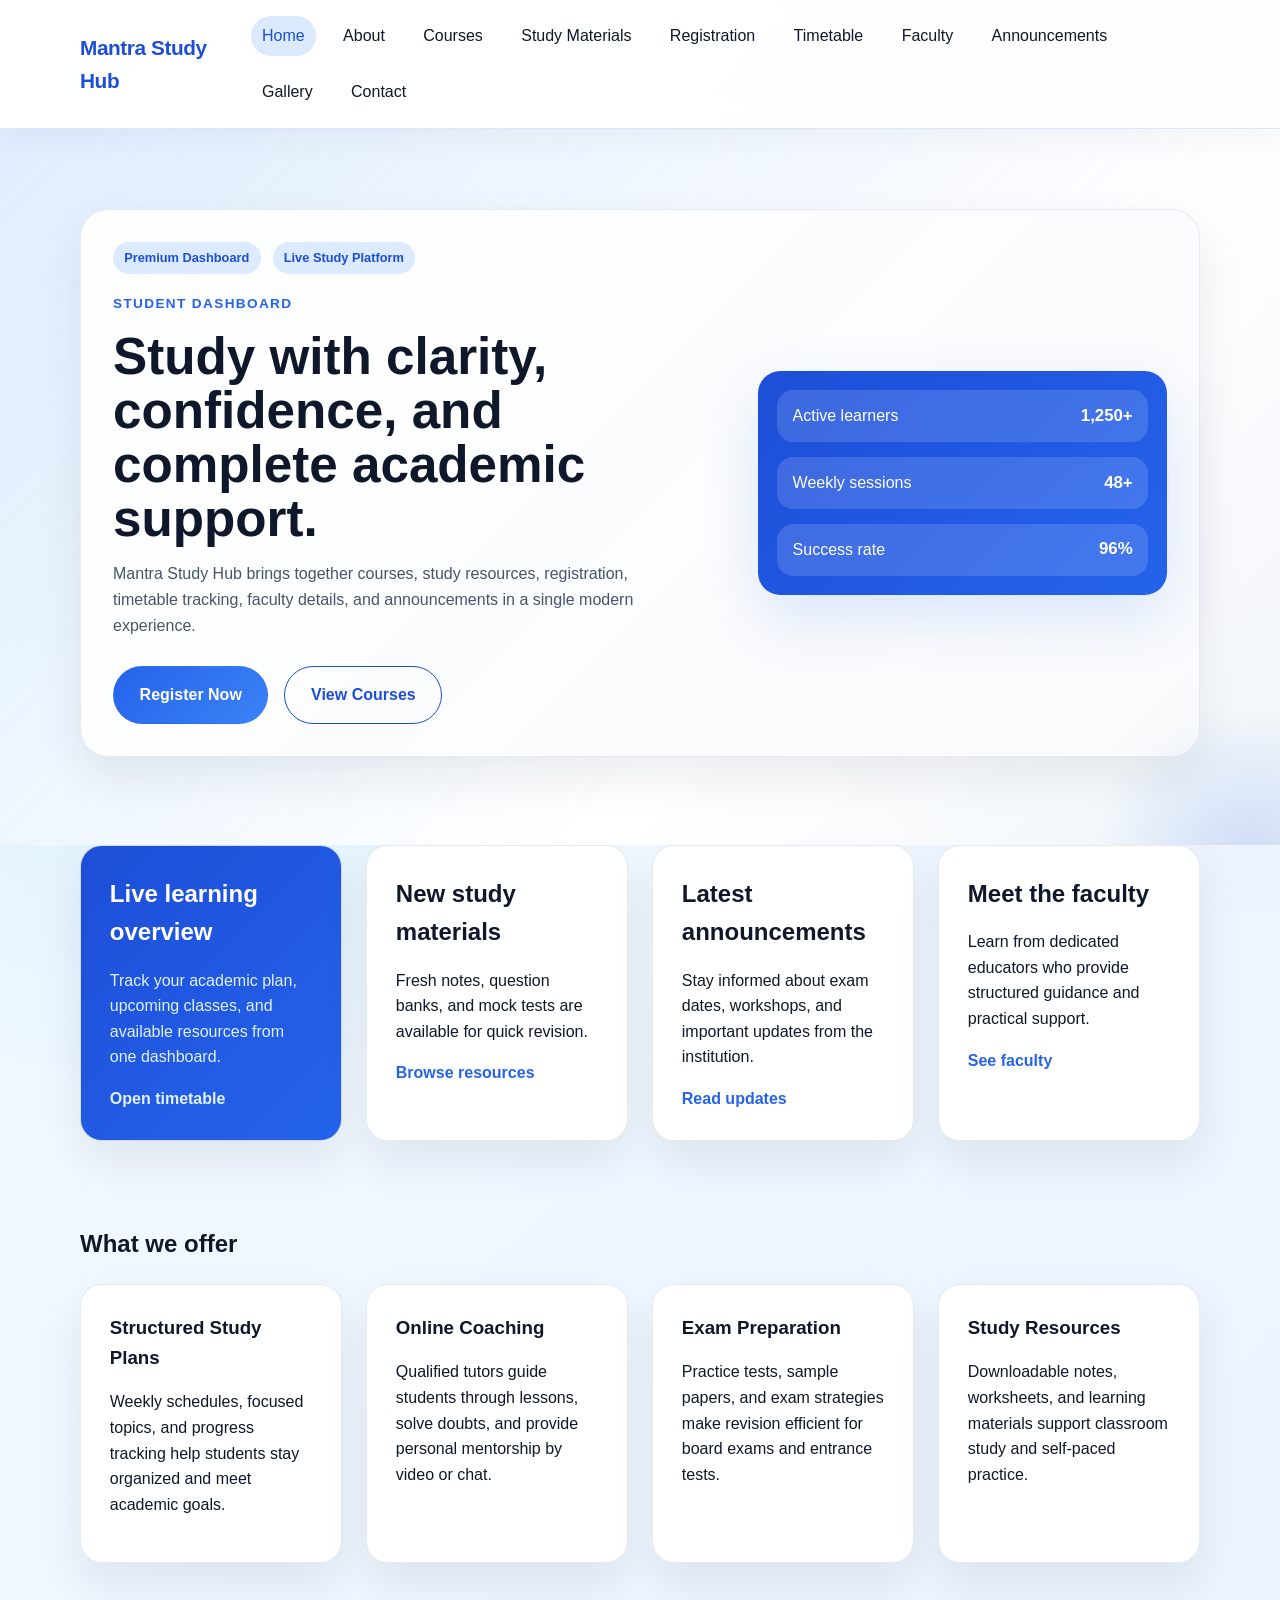
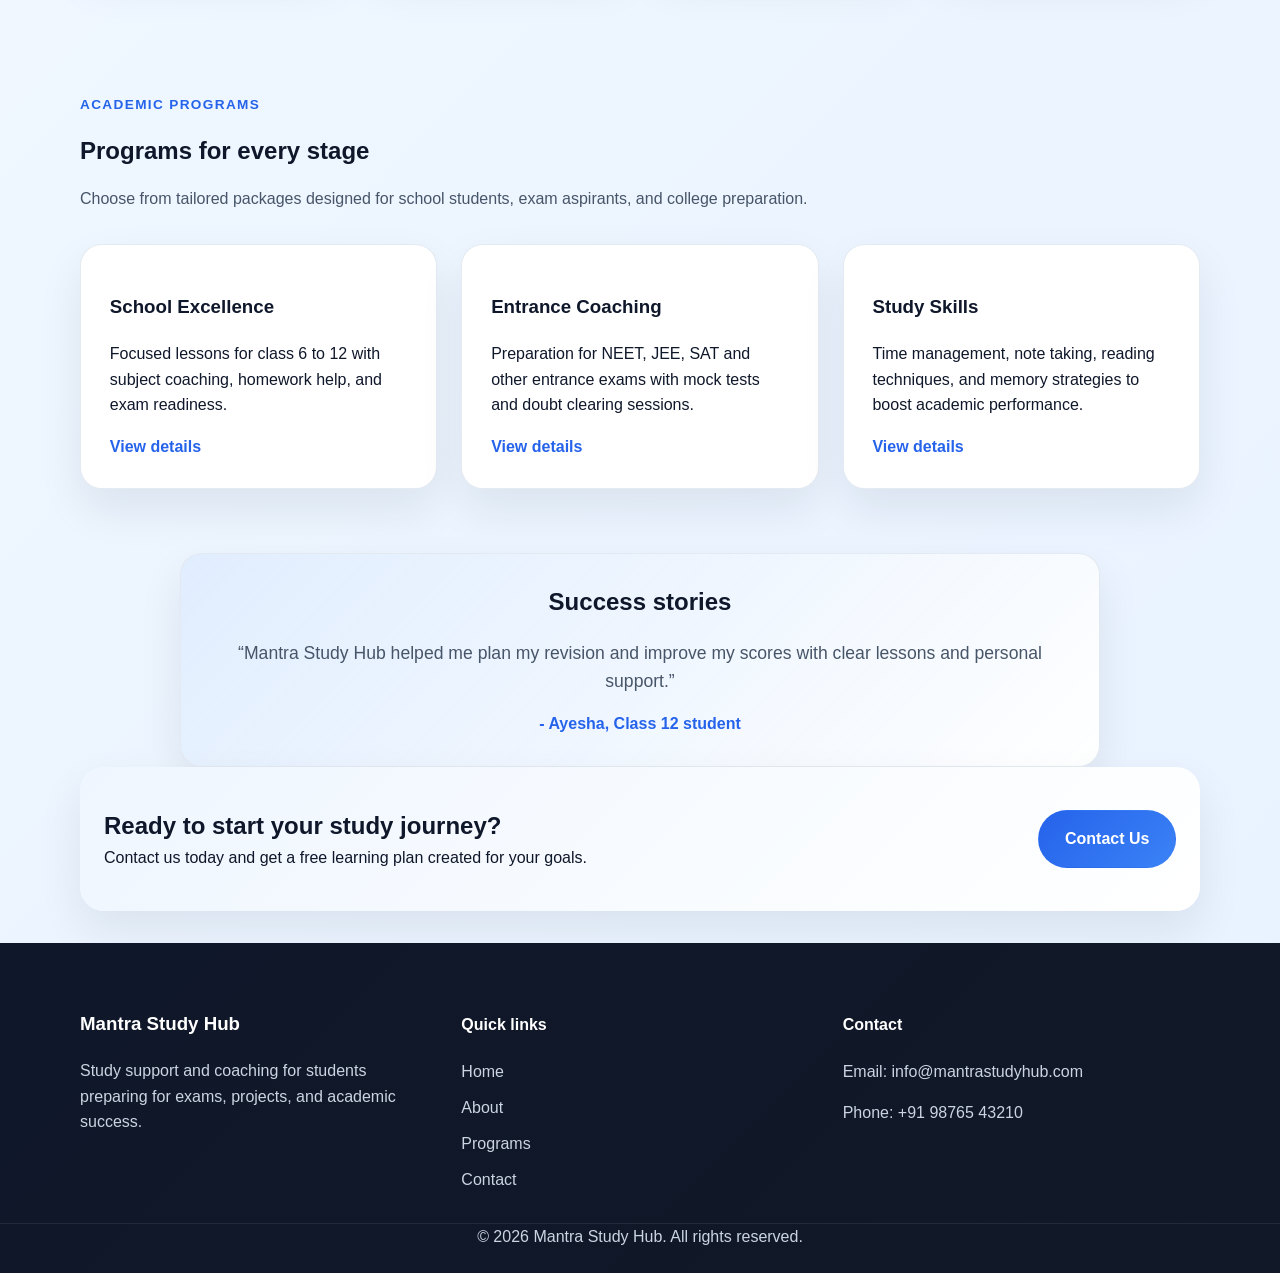
<file: index.html>
<!DOCTYPE html>
<html lang="en">
<head>
  <meta charset="UTF-8">
  <meta name="viewport" content="width=device-width, initial-scale=1.0">
  <meta name="description" content="Mantra Study Hub offers expert study programs, academic support, and online learning resources for students.">
  <meta name="keywords" content="education, study website, courses, academic support, coaching, online learning">
  <title>Mantra Study Hub | Educational Website</title>
  <link rel="stylesheet" href="styles.css">
</head>
<body class="page-home">
  <header class="site-header">
    <div class="container header-inner">
      <a class="brand" href="index.html">Mantra Study Hub</a>
      <button class="nav-toggle" aria-label="Toggle navigation menu">Menu</button>
      <nav class="main-nav">
        <a href="index.html">Home</a>
        <a href="about.html">About</a>
        <a href="courses.html">Courses</a>
        <a href="study-materials.html">Study Materials</a>
        <a href="student-register.html">Registration</a>
        <a href="timetable.html">Timetable</a>
        <a href="faculty.html">Faculty</a>
        <a href="announcements.html">Announcements</a>
        <a href="gallery.html">Gallery</a>
        <a href="contact.html">Contact</a>
      </nav>
    </div>
  </header>

  <main>
    <section class="hero">
      <div class="container premium-hero">
        <div>
          <div class="hero-badges">
            <span class="pill">Premium Dashboard</span>
            <span class="pill">Live Study Platform</span>
          </div>
          <span class="eyebrow">Student Dashboard</span>
          <h1>Study with clarity, confidence, and complete academic support.</h1>
          <p>Mantra Study Hub brings together courses, study resources, registration, timetable tracking, faculty details, and announcements in a single modern experience.</p>
          <div class="hero-actions">
            <a class="button button-primary" href="student-register.html">Register Now</a>
            <a class="button button-secondary" href="courses.html">View Courses</a>
          </div>
        </div>
        <div class="hero-panel">
          <div class="hero-metric"><span>Active learners</span><strong>1,250+</strong></div>
          <div class="hero-metric"><span>Weekly sessions</span><strong>48+</strong></div>
          <div class="hero-metric"><span>Success rate</span><strong>96%</strong></div>
        </div>
      </div>
    </section>

    <section class="dashboard-grid container">
      <article class="dashboard-card highlight-card">
        <h2>Live learning overview</h2>
        <p>Track your academic plan, upcoming classes, and available resources from one dashboard.</p>
        <a class="link-arrow" href="timetable.html">Open timetable</a>
      </article>
      <article class="dashboard-card">
        <h2>New study materials</h2>
        <p>Fresh notes, question banks, and mock tests are available for quick revision.</p>
        <a class="link-arrow" href="study-materials.html">Browse resources</a>
      </article>
      <article class="dashboard-card">
        <h2>Latest announcements</h2>
        <p>Stay informed about exam dates, workshops, and important updates from the institution.</p>
        <a class="link-arrow" href="announcements.html">Read updates</a>
      </article>
      <article class="dashboard-card">
        <h2>Meet the faculty</h2>
        <p>Learn from dedicated educators who provide structured guidance and practical support.</p>
        <a class="link-arrow" href="faculty.html">See faculty</a>
      </article>
    </section>

    <section class="features container" id="services">
      <h2>What we offer</h2>
      <div class="feature-grid">
        <article class="feature-card">
          <h3>Structured Study Plans</h3>
          <p>Weekly schedules, focused topics, and progress tracking help students stay organized and meet academic goals.</p>
        </article>
        <article class="feature-card">
          <h3>Online Coaching</h3>
          <p>Qualified tutors guide students through lessons, solve doubts, and provide personal mentorship by video or chat.</p>
        </article>
        <article class="feature-card">
          <h3>Exam Preparation</h3>
          <p>Practice tests, sample papers, and exam strategies make revision efficient for board exams and entrance tests.</p>
        </article>
        <article class="feature-card">
          <h3>Study Resources</h3>
          <p>Downloadable notes, worksheets, and learning materials support classroom study and self-paced practice.</p>
        </article>
      </div>
    </section>

    <section class="programs container">
      <div class="section-intro">
        <span class="eyebrow">Academic Programs</span>
        <h2>Programs for every stage</h2>
        <p>Choose from tailored packages designed for school students, exam aspirants, and college preparation.</p>
      </div>
      <div class="program-grid">
        <article class="program-card">
          <h3>School Excellence</h3>
          <p>Focused lessons for class 6 to 12 with subject coaching, homework help, and exam readiness.</p>
          <a href="courses.html#school" class="link-arrow">View details</a>
        </article>
        <article class="program-card">
          <h3>Entrance Coaching</h3>
          <p>Preparation for NEET, JEE, SAT and other entrance exams with mock tests and doubt clearing sessions.</p>
          <a href="courses.html#entrance" class="link-arrow">View details</a>
        </article>
        <article class="program-card">
          <h3>Study Skills</h3>
          <p>Time management, note taking, reading techniques, and memory strategies to boost academic performance.</p>
          <a href="courses.html#skills" class="link-arrow">View details</a>
        </article>
      </div>
    </section>

    <section class="testimonial-section">
      <div class="container testimonial-card">
        <h2>Success stories</h2>
        <p>“Mantra Study Hub helped me plan my revision and improve my scores with clear lessons and personal support.”</p>
        <span>- Ayesha, Class 12 student</span>
      </div>
    </section>

    <section class="cta container">
      <div>
        <h2>Ready to start your study journey?</h2>
        <p>Contact us today and get a free learning plan created for your goals.</p>
      </div>
      <a class="button button-primary" href="contact.html">Contact Us</a>
    </section>
  </main>

  <footer class="site-footer">
    <div class="container footer-grid">
      <div>
        <h3>Mantra Study Hub</h3>
        <p>Study support and coaching for students preparing for exams, projects, and academic success.</p>
      </div>
      <div>
        <h4>Quick links</h4>
        <nav class="footer-nav">
          <a href="index.html">Home</a>
          <a href="about.html">About</a>
          <a href="courses.html">Programs</a>
          <a href="contact.html">Contact</a>
        </nav>
      </div>
      <div>
        <h4>Contact</h4>
        <p>Email: info@mantrastudyhub.com</p>
        <p>Phone: +91 98765 43210</p>
      </div>
    </div>
    <div class="footer-note">© 2026 Mantra Study Hub. All rights reserved.</div>
  </footer>

  <script src="script.js"></script>
</body>
</html>
</file>
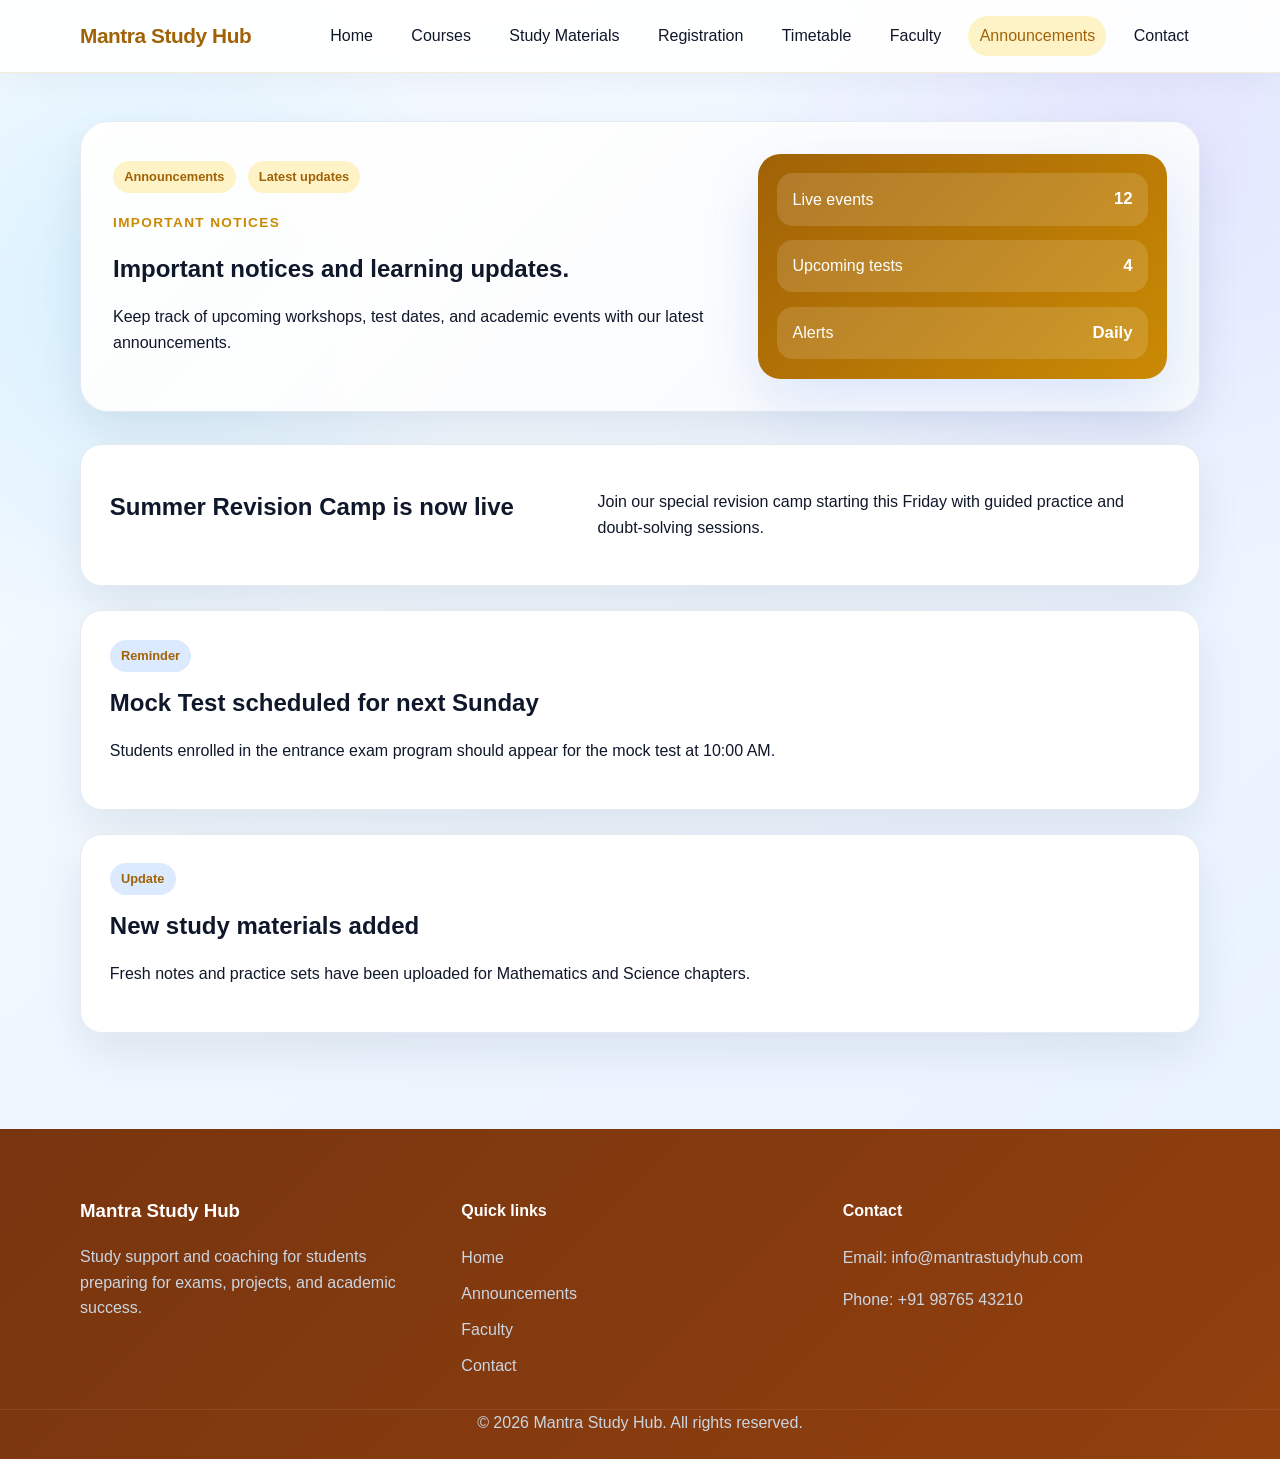
<file: announcements.html>
<!DOCTYPE html>
<html lang="en">
<head>
  <meta charset="UTF-8">
  <meta name="viewport" content="width=device-width, initial-scale=1.0">
  <title>Announcements | Mantra Study Hub</title>
  <meta name="description" content="Stay updated with the latest announcements, events, and academic notices.">
  <link rel="stylesheet" href="styles.css">
</head>
<body class="page-announcements">
  <header class="site-header">
    <div class="container header-inner">
      <a class="brand" href="index.html">Mantra Study Hub</a>
      <button class="nav-toggle" aria-label="Toggle navigation menu">Menu</button>
      <nav class="main-nav">
        <a href="index.html">Home</a>
        <a href="courses.html">Courses</a>
        <a href="study-materials.html">Study Materials</a>
        <a href="student-register.html">Registration</a>
        <a href="timetable.html">Timetable</a>
        <a href="faculty.html">Faculty</a>
        <a href="announcements.html">Announcements</a>
        <a href="contact.html">Contact</a>
      </nav>
    </div>
  </header>

  <main class="container page-shell">
    <section class="premium-hero">
      <div>
        <div class="hero-badges">
          <span class="pill">Announcements</span>
          <span class="pill">Latest updates</span>
        </div>
        <span class="eyebrow">Important Notices</span>
        <h1>Important notices and learning updates.</h1>
        <p>Keep track of upcoming workshops, test dates, and academic events with our latest announcements.</p>
      </div>
      <div class="hero-panel">
        <div class="hero-metric"><span>Live events</span><strong>12</strong></div>
        <div class="hero-metric"><span>Upcoming tests</span><strong>4</strong></div>
        <div class="hero-metric"><span>Alerts</span><strong>Daily</strong></div>
      </div>
    </section>

    <section class="announcement-list">
      <article class="announcement-card announcement-feature">
        <h2>Summer Revision Camp is now live</h2>
        <p>Join our special revision camp starting this Friday with guided practice and doubt-solving sessions.</p>
      </article>
      <article class="announcement-card">
        <span class="pill">Reminder</span>
        <h2>Mock Test scheduled for next Sunday</h2>
        <p>Students enrolled in the entrance exam program should appear for the mock test at 10:00 AM.</p>
      </article>
      <article class="announcement-card">
        <span class="pill">Update</span>
        <h2>New study materials added</h2>
        <p>Fresh notes and practice sets have been uploaded for Mathematics and Science chapters.</p>
      </article>
    </section>
  </main>

  <footer class="site-footer">
    <div class="container footer-grid">
      <div>
        <h3>Mantra Study Hub</h3>
        <p>Study support and coaching for students preparing for exams, projects, and academic success.</p>
      </div>
      <div>
        <h4>Quick links</h4>
        <nav class="footer-nav">
          <a href="index.html">Home</a>
          <a href="announcements.html">Announcements</a>
          <a href="faculty.html">Faculty</a>
          <a href="contact.html">Contact</a>
        </nav>
      </div>
      <div>
        <h4>Contact</h4>
        <p>Email: info@mantrastudyhub.com</p>
        <p>Phone: +91 98765 43210</p>
      </div>
    </div>
    <div class="footer-note">© 2026 Mantra Study Hub. All rights reserved.</div>
  </footer>

  <script src="script.js"></script>
</body>
</html>
</file>
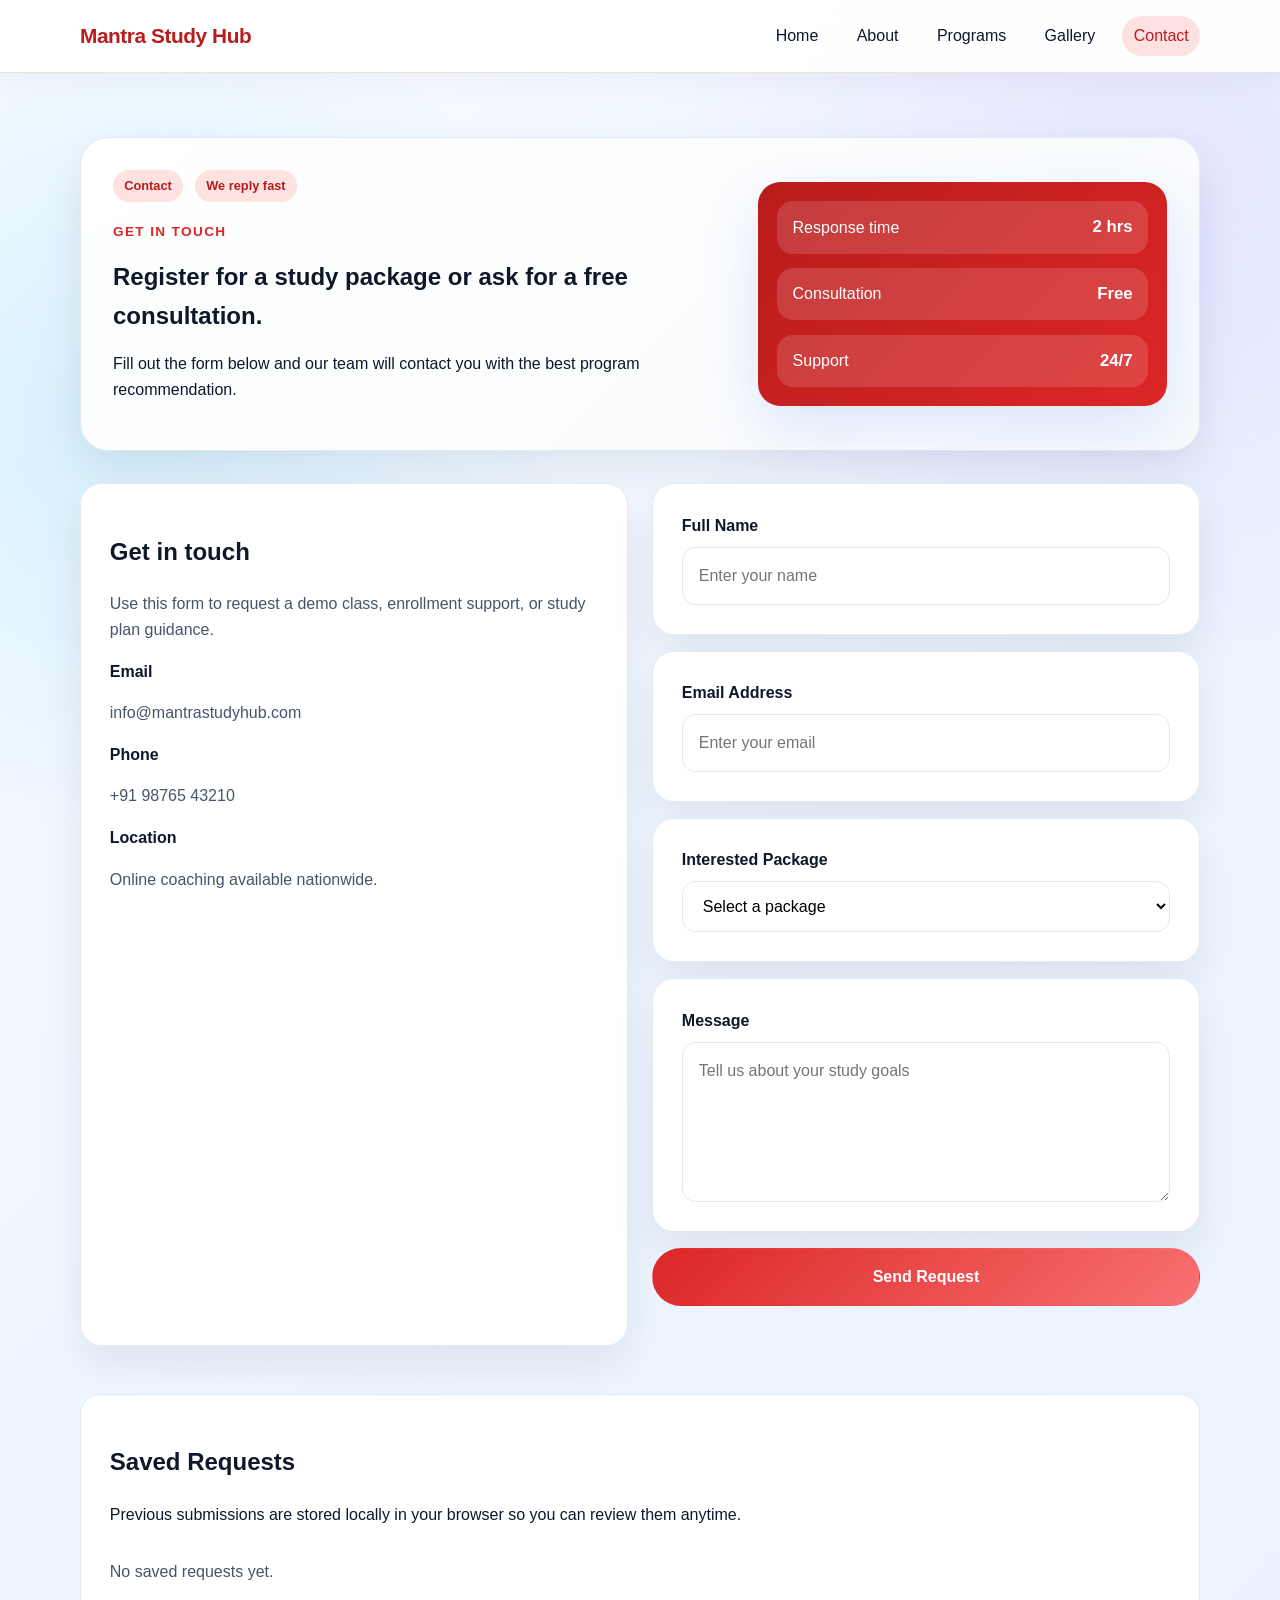
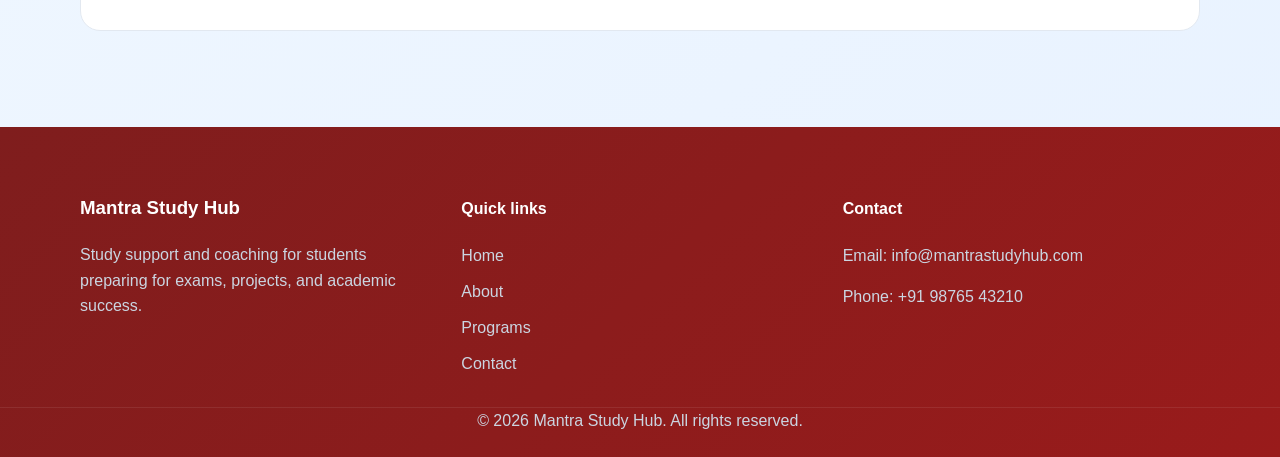
<file: contact.html>
<!DOCTYPE html>
<html lang="en">
<head>
  <meta charset="UTF-8">
  <meta name="viewport" content="width=device-width, initial-scale=1.0">
  <meta name="description" content="Contact Mantra Study Hub to register for educational programs, study packages, and free consultation sessions.">
  <meta name="keywords" content="contact, registration, study consultation, educational website, enroll">
  <title>Contact | Mantra Study Hub</title>
  <link rel="stylesheet" href="styles.css">
</head>
<body class="page-contact">
  <header class="site-header">
    <div class="container header-inner">
      <a class="brand" href="index.html">Mantra Study Hub</a>
      <button class="nav-toggle" aria-label="Toggle navigation menu">Menu</button>
      <nav class="main-nav">
        <a href="index.html">Home</a>
        <a href="about.html">About</a>
        <a href="courses.html">Programs</a>
        <a href="gallery.html">Gallery</a>
        <a href="contact.html">Contact</a>
      </nav>
    </div>
  </header>

  <main class="container contact-page">
    <section class="premium-hero">
      <div>
        <div class="hero-badges">
          <span class="pill">Contact</span>
          <span class="pill">We reply fast</span>
        </div>
        <span class="eyebrow">Get in touch</span>
        <h1>Register for a study package or ask for a free consultation.</h1>
        <p>Fill out the form below and our team will contact you with the best program recommendation.</p>
      </div>
      <div class="hero-panel">
        <div class="hero-metric"><span>Response time</span><strong>2 hrs</strong></div>
        <div class="hero-metric"><span>Consultation</span><strong>Free</strong></div>
        <div class="hero-metric"><span>Support</span><strong>24/7</strong></div>
      </div>
    </section>

    <section class="contact-grid">
      <div class="contact-details">
        <h2>Get in touch</h2>
        <p>Use this form to request a demo class, enrollment support, or study plan guidance.</p>
        <div class="contact-item">
          <strong>Email</strong>
          <p>info@mantrastudyhub.com</p>
        </div>
        <div class="contact-item">
          <strong>Phone</strong>
          <p>+91 98765 43210</p>
        </div>
        <div class="contact-item">
          <strong>Location</strong>
          <p>Online coaching available nationwide.</p>
        </div>
      </div>

      <form id="contactForm" class="contact-form" novalidate>
        <div class="form-group">
          <label for="name">Full Name</label>
          <input type="text" id="name" name="name" required placeholder="Enter your name">
        </div>
        <div class="form-group">
          <label for="email">Email Address</label>
          <input type="email" id="email" name="email" required placeholder="Enter your email">
        </div>
        <div class="form-group">
          <label for="package">Interested Package</label>
          <select id="package" name="package" required>
            <option value="">Select a package</option>
            <option value="school">School Support Package</option>
            <option value="entrance">Entrance Exam Package</option>
            <option value="skills">Study Skills Package</option>
          </select>
        </div>
        <div class="form-group">
          <label for="message">Message</label>
          <textarea id="message" name="message" rows="5" placeholder="Tell us about your study goals"></textarea>
        </div>
        <button class="button button-primary" type="submit">Send Request</button>
        <p id="formResponse" class="form-response" aria-live="polite"></p>
      </form>
    </section>

    <section class="saved-requests">
      <h2>Saved Requests</h2>
      <p>Previous submissions are stored locally in your browser so you can review them anytime.</p>
      <div id="requestList" class="request-list"></div>
    </section>
  </main>

  <footer class="site-footer">
    <div class="container footer-grid">
      <div>
        <h3>Mantra Study Hub</h3>
        <p>Study support and coaching for students preparing for exams, projects, and academic success.</p>
      </div>
      <div>
        <h4>Quick links</h4>
        <nav class="footer-nav">
          <a href="index.html">Home</a>
          <a href="about.html">About</a>
          <a href="courses.html">Programs</a>
          <a href="contact.html">Contact</a>
        </nav>
      </div>
      <div>
        <h4>Contact</h4>
        <p>Email: info@mantrastudyhub.com</p>
        <p>Phone: +91 98765 43210</p>
      </div>
    </div>
    <div class="footer-note">© 2026 Mantra Study Hub. All rights reserved.</div>
  </footer>

  <script src="script.js"></script>
</body>
</html>
</file>
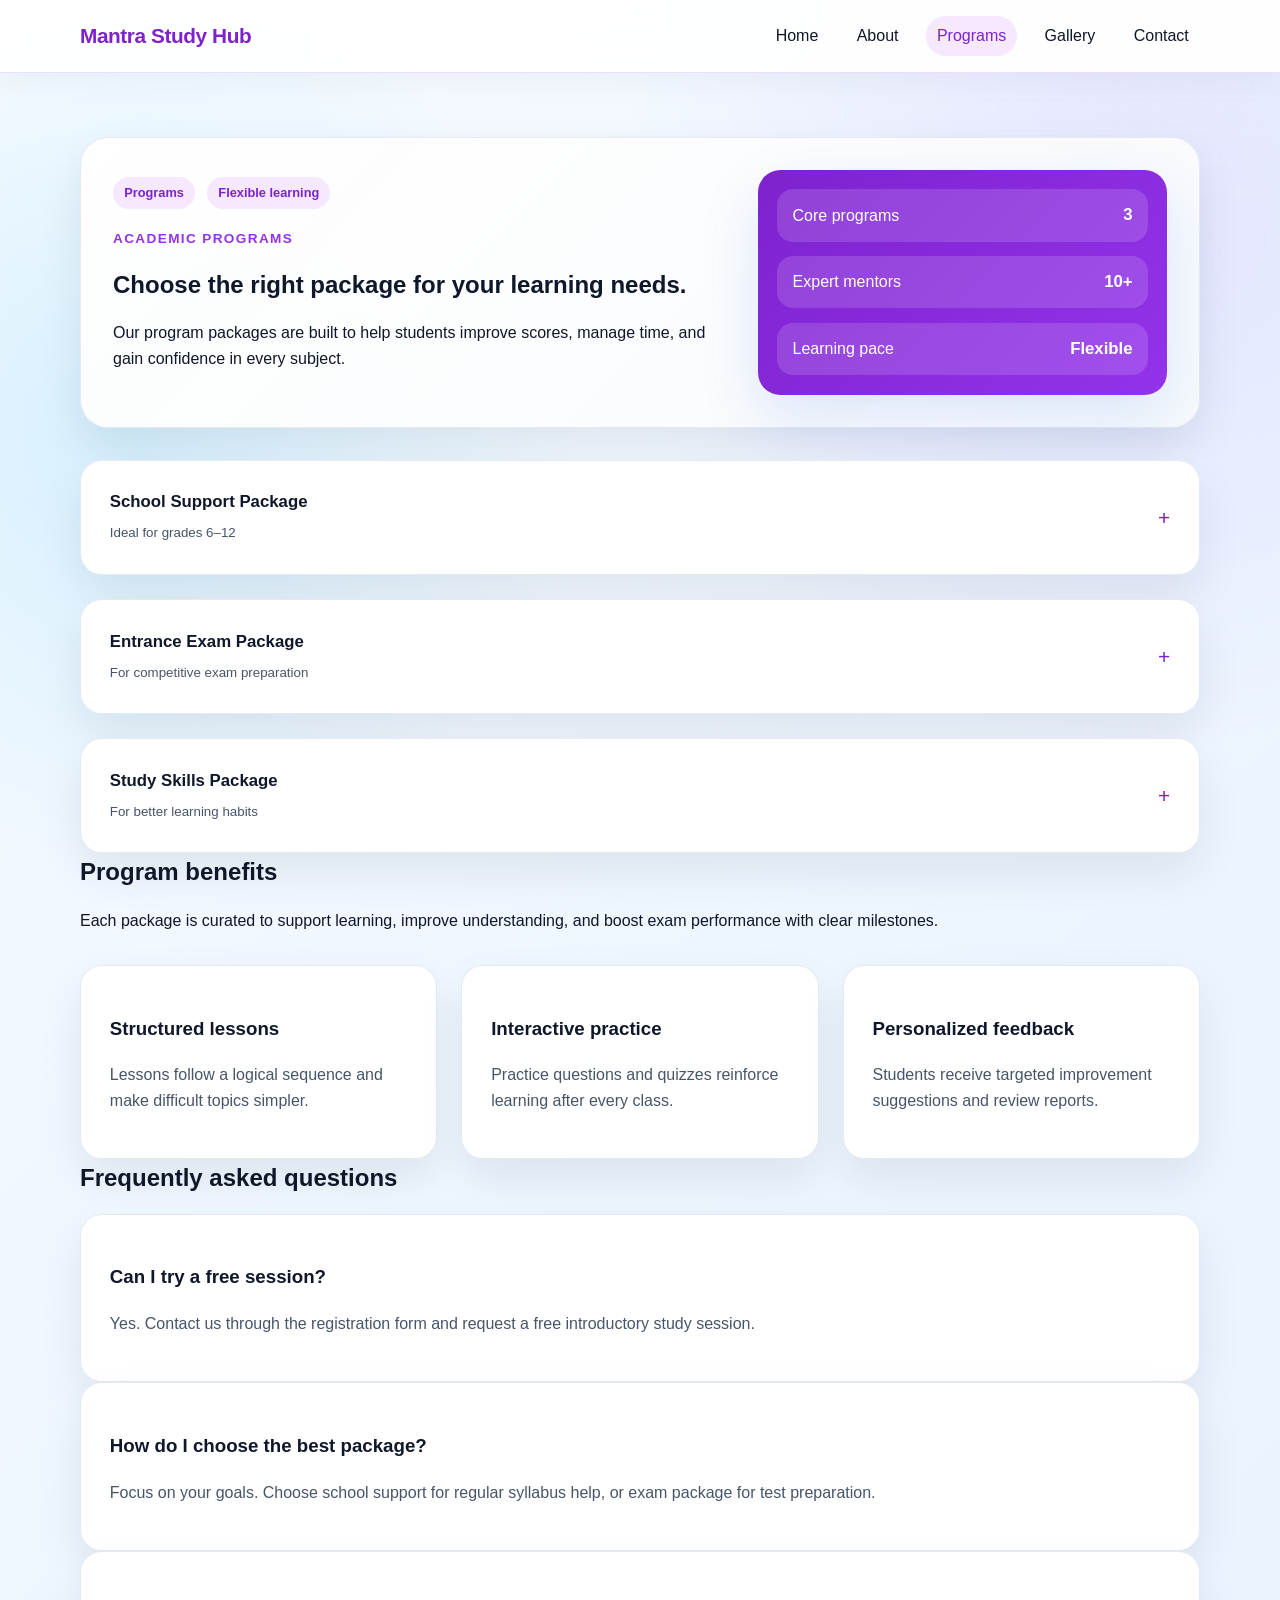
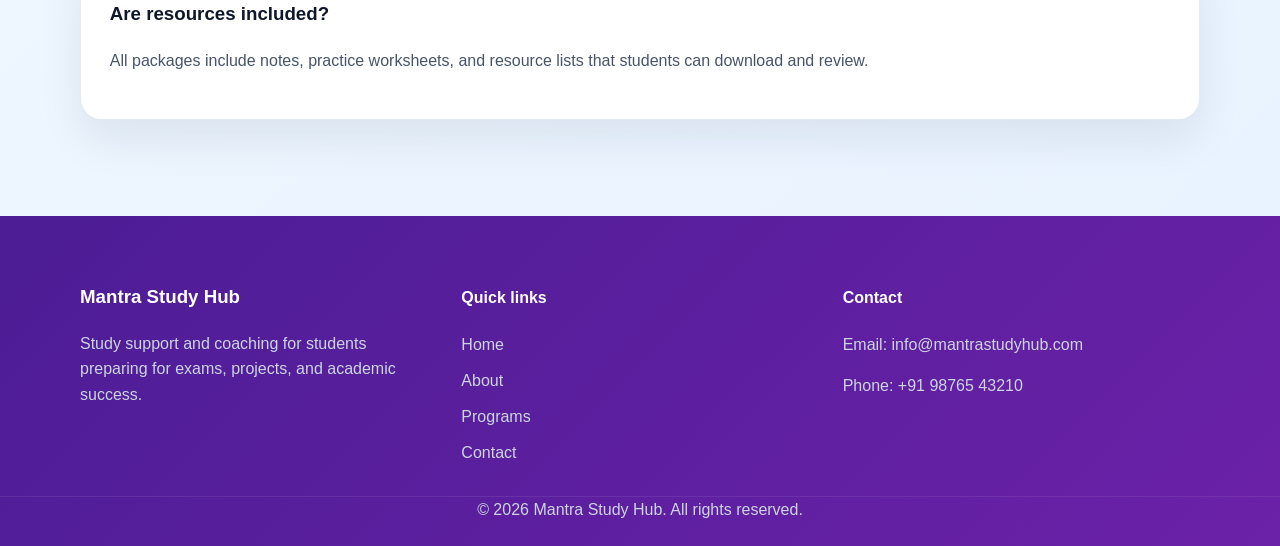
<file: courses.html>
<!DOCTYPE html>
<html lang="en">
<head>
  <meta charset="UTF-8">
  <meta name="viewport" content="width=device-width, initial-scale=1.0">
  <meta name="description" content="View the course programs and study packages at Mantra Study Hub, including school coaching, exam preparation, and study skill development.">
  <meta name="keywords" content="courses, study packages, exam preparation, school coaching, academic programs">
  <title>Programs | Mantra Study Hub</title>
  <link rel="stylesheet" href="styles.css">
</head>
<body class="page-courses">
  <header class="site-header">
    <div class="container header-inner">
      <a class="brand" href="index.html">Mantra Study Hub</a>
      <button class="nav-toggle" aria-label="Toggle navigation menu">Menu</button>
      <nav class="main-nav">
        <a href="index.html">Home</a>
        <a href="about.html">About</a>
        <a href="courses.html">Programs</a>
        <a href="gallery.html">Gallery</a>
        <a href="contact.html">Contact</a>
      </nav>
    </div>
  </header>

  <main class="container courses-page">
    <section class="premium-hero">
      <div>
        <div class="hero-badges">
          <span class="pill">Programs</span>
          <span class="pill">Flexible learning</span>
        </div>
        <span class="eyebrow">Academic Programs</span>
        <h1>Choose the right package for your learning needs.</h1>
        <p>Our program packages are built to help students improve scores, manage time, and gain confidence in every subject.</p>
      </div>
      <div class="hero-panel">
        <div class="hero-metric"><span>Core programs</span><strong>3</strong></div>
        <div class="hero-metric"><span>Expert mentors</span><strong>10+</strong></div>
        <div class="hero-metric"><span>Learning pace</span><strong>Flexible</strong></div>
      </div>
    </section>

    <section class="course-grid">
      <article id="school" class="course-card expandable-card">
        <button class="expand-btn" type="button" aria-expanded="false">
          <span>
            <strong>School Support Package</strong>
            <small>Ideal for grades 6–12</small>
          </span>
          <span class="expand-icon">+</span>
        </button>
        <div class="expand-content">
          <p>Ideal for students in grades 6–12. Covers core subjects, homework help, chapter revision, and exam readiness.</p>
          <h3>Subjects included</h3>
          <ul>
            <li>Mathematics</li>
            <li>Science</li>
            <li>English</li>
            <li>Social Studies</li>
          </ul>
          <h3>Included support</h3>
          <ul>
            <li>Weekly live lessons</li>
            <li>Topic-based worksheets</li>
            <li>Monthly progress review</li>
            <li>Parent progress report</li>
          </ul>
        </div>
      </article>

      <article id="entrance" class="course-card expandable-card">
        <button class="expand-btn" type="button" aria-expanded="false">
          <span>
            <strong>Entrance Exam Package</strong>
            <small>For competitive exam preparation</small>
          </span>
          <span class="expand-icon">+</span>
        </button>
        <div class="expand-content">
          <p>Designed for competitive exam aspirants. Includes full syllabus coverage, mock tests, and exam strategy sessions.</p>
          <h3>Subjects included</h3>
          <ul>
            <li>Physics</li>
            <li>Chemistry</li>
            <li>Biology</li>
            <li>Mathematics</li>
          </ul>
          <h3>Included support</h3>
          <ul>
            <li>Daily concept classes</li>
            <li>Practice exams with solutions</li>
            <li>Personal doubt clearing</li>
            <li>Strategy and speed training</li>
          </ul>
        </div>
      </article>

      <article id="skills" class="course-card expandable-card">
        <button class="expand-btn" type="button" aria-expanded="false">
          <span>
            <strong>Study Skills Package</strong>
            <small>For better learning habits</small>
          </span>
          <span class="expand-icon">+</span>
        </button>
        <div class="expand-content">
          <p>Build better habits with note-taking, time management, memory techniques, and focused revision planning.</p>
          <h3>Subjects included</h3>
          <ul>
            <li>Study planning</li>
            <li>Time management</li>
            <li>Revision techniques</li>
            <li>Exam confidence building</li>
          </ul>
          <h3>Included support</h3>
          <ul>
            <li>Study planning workshops</li>
            <li>Motivation and goal setting</li>
            <li>Effective revision methods</li>
            <li>Stress management tips</li>
          </ul>
        </div>
      </article>
    </section>

    <section class="package-details">
      <div>
        <h2>Program benefits</h2>
        <p>Each package is curated to support learning, improve understanding, and boost exam performance with clear milestones.</p>
      </div>
      <div class="benefits-grid">
        <div>
          <h3>Structured lessons</h3>
          <p>Lessons follow a logical sequence and make difficult topics simpler.</p>
        </div>
        <div>
          <h3>Interactive practice</h3>
          <p>Practice questions and quizzes reinforce learning after every class.</p>
        </div>
        <div>
          <h3>Personalized feedback</h3>
          <p>Students receive targeted improvement suggestions and review reports.</p>
        </div>
      </div>
    </section>

    <section class="faq-section">
      <h2>Frequently asked questions</h2>
      <div class="faq-item">
        <h3>Can I try a free session?</h3>
        <p>Yes. Contact us through the registration form and request a free introductory study session.</p>
      </div>
      <div class="faq-item">
        <h3>How do I choose the best package?</h3>
        <p>Focus on your goals. Choose school support for regular syllabus help, or exam package for test preparation.</p>
      </div>
      <div class="faq-item">
        <h3>Are resources included?</h3>
        <p>All packages include notes, practice worksheets, and resource lists that students can download and review.</p>
      </div>
    </section>
  </main>

  <footer class="site-footer">
    <div class="container footer-grid">
      <div>
        <h3>Mantra Study Hub</h3>
        <p>Study support and coaching for students preparing for exams, projects, and academic success.</p>
      </div>
      <div>
        <h4>Quick links</h4>
        <nav class="footer-nav">
          <a href="index.html">Home</a>
          <a href="about.html">About</a>
          <a href="courses.html">Programs</a>
          <a href="contact.html">Contact</a>
        </nav>
      </div>
      <div>
        <h4>Contact</h4>
        <p>Email: info@mantrastudyhub.com</p>
        <p>Phone: +91 98765 43210</p>
      </div>
    </div>
    <div class="footer-note">© 2026 Mantra Study Hub. All rights reserved.</div>
  </footer>

  <script src="script.js"></script>
</body>
</html>
</file>
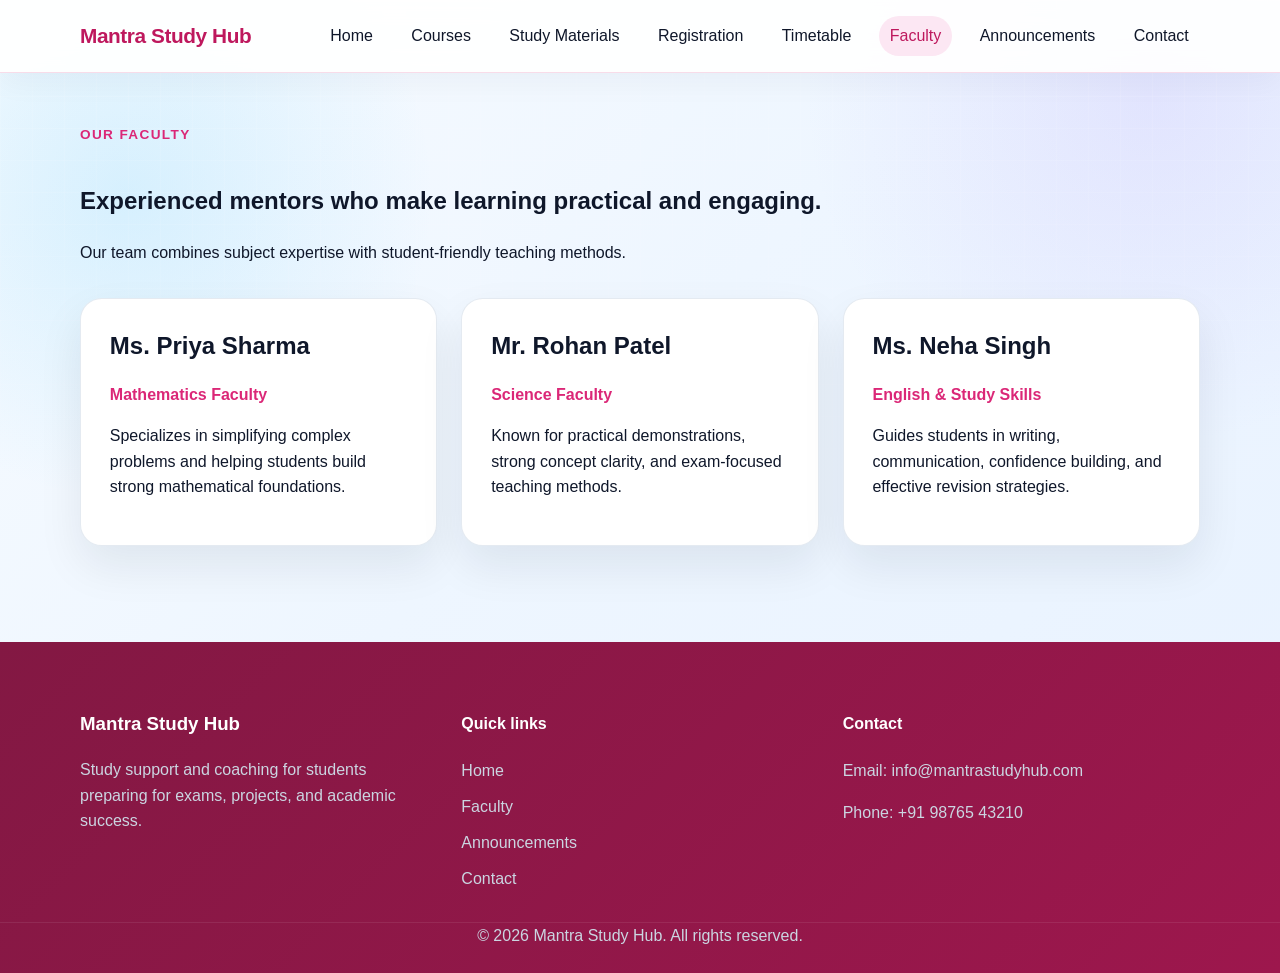
<file: faculty.html>
<!DOCTYPE html>
<html lang="en">
<head>
  <meta charset="UTF-8">
  <meta name="viewport" content="width=device-width, initial-scale=1.0">
  <title>Faculty | Mantra Study Hub</title>
  <meta name="description" content="Meet the faculty members guiding students through exams and academic success.">
  <link rel="stylesheet" href="styles.css">
</head>
<body class="page-faculty">
  <header class="site-header">
    <div class="container header-inner">
      <a class="brand" href="index.html">Mantra Study Hub</a>
      <button class="nav-toggle" aria-label="Toggle navigation menu">Menu</button>
      <nav class="main-nav">
        <a href="index.html">Home</a>
        <a href="courses.html">Courses</a>
        <a href="study-materials.html">Study Materials</a>
        <a href="student-register.html">Registration</a>
        <a href="timetable.html">Timetable</a>
        <a href="faculty.html">Faculty</a>
        <a href="announcements.html">Announcements</a>
        <a href="contact.html">Contact</a>
      </nav>
    </div>
  </header>

  <main class="container page-shell">
    <section class="page-hero">
      <span class="eyebrow">Our Faculty</span>
      <h1>Experienced mentors who make learning practical and engaging.</h1>
      <p>Our team combines subject expertise with student-friendly teaching methods.</p>
    </section>

    <section class="faculty-grid">
      <article class="faculty-card">
        <h2>Ms. Priya Sharma</h2>
        <p class="role">Mathematics Faculty</p>
        <p>Specializes in simplifying complex problems and helping students build strong mathematical foundations.</p>
      </article>
      <article class="faculty-card">
        <h2>Mr. Rohan Patel</h2>
        <p class="role">Science Faculty</p>
        <p>Known for practical demonstrations, strong concept clarity, and exam-focused teaching methods.</p>
      </article>
      <article class="faculty-card">
        <h2>Ms. Neha Singh</h2>
        <p class="role">English & Study Skills</p>
        <p>Guides students in writing, communication, confidence building, and effective revision strategies.</p>
      </article>
    </section>
  </main>

  <footer class="site-footer">
    <div class="container footer-grid">
      <div>
        <h3>Mantra Study Hub</h3>
        <p>Study support and coaching for students preparing for exams, projects, and academic success.</p>
      </div>
      <div>
        <h4>Quick links</h4>
        <nav class="footer-nav">
          <a href="index.html">Home</a>
          <a href="faculty.html">Faculty</a>
          <a href="announcements.html">Announcements</a>
          <a href="contact.html">Contact</a>
        </nav>
      </div>
      <div>
        <h4>Contact</h4>
        <p>Email: info@mantrastudyhub.com</p>
        <p>Phone: +91 98765 43210</p>
      </div>
    </div>
    <div class="footer-note">© 2026 Mantra Study Hub. All rights reserved.</div>
  </footer>

  <script src="script.js"></script>
</body>
</html>
</file>
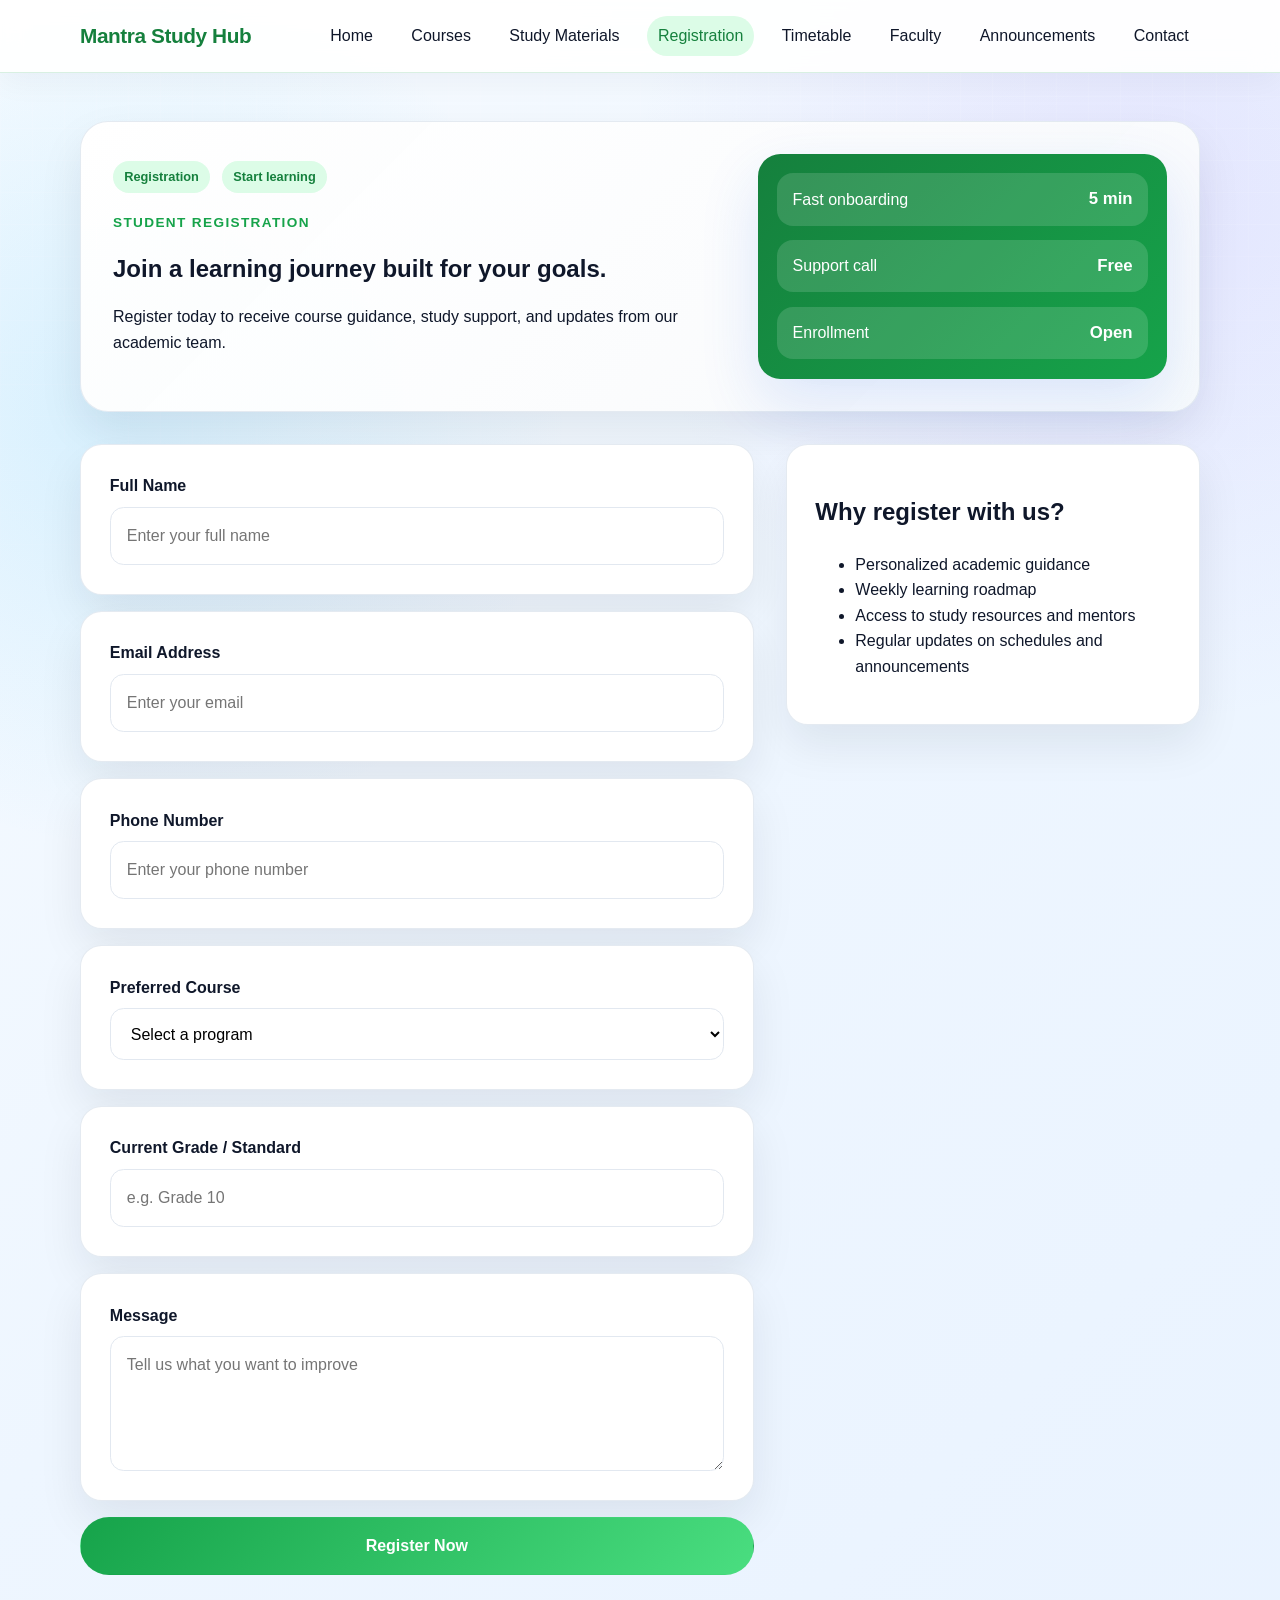
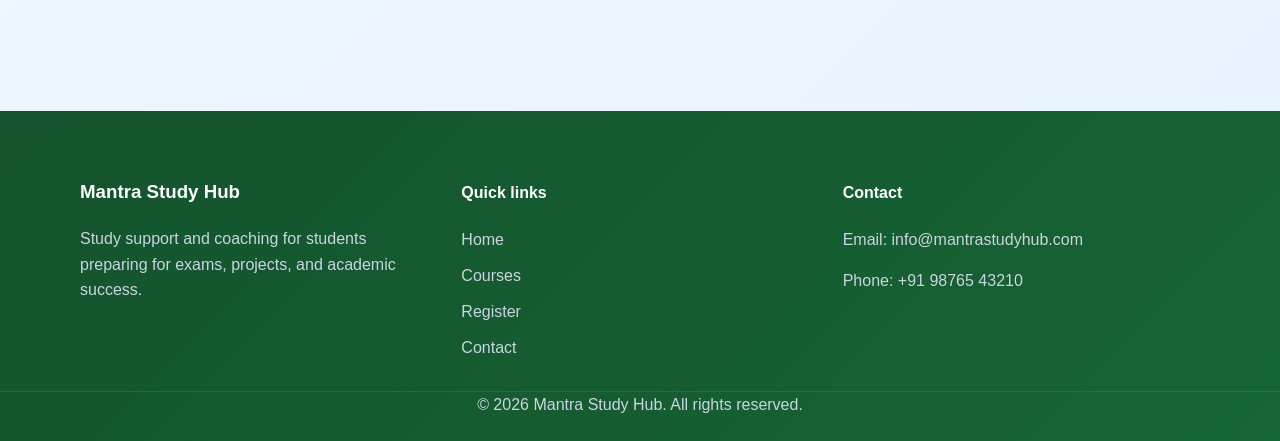
<file: student-register.html>
<!DOCTYPE html>
<html lang="en">
<head>
  <meta charset="UTF-8">
  <meta name="viewport" content="width=device-width, initial-scale=1.0">
  <title>Student Registration | Mantra Study Hub</title>
  <meta name="description" content="Register as a student and join a structured learning program with Mantra Study Hub.">
  <link rel="stylesheet" href="styles.css">
</head>
<body class="page-register">
  <header class="site-header">
    <div class="container header-inner">
      <a class="brand" href="index.html">Mantra Study Hub</a>
      <button class="nav-toggle" aria-label="Toggle navigation menu">Menu</button>
      <nav class="main-nav">
        <a href="index.html">Home</a>
        <a href="courses.html">Courses</a>
        <a href="study-materials.html">Study Materials</a>
        <a href="student-register.html">Registration</a>
        <a href="timetable.html">Timetable</a>
        <a href="faculty.html">Faculty</a>
        <a href="announcements.html">Announcements</a>
        <a href="contact.html">Contact</a>
      </nav>
    </div>
  </header>

  <main class="container page-shell">
    <section class="premium-hero">
      <div>
        <div class="hero-badges">
          <span class="pill">Registration</span>
          <span class="pill">Start learning</span>
        </div>
        <span class="eyebrow">Student Registration</span>
        <h1>Join a learning journey built for your goals.</h1>
        <p>Register today to receive course guidance, study support, and updates from our academic team.</p>
      </div>
      <div class="hero-panel">
        <div class="hero-metric"><span>Fast onboarding</span><strong>5 min</strong></div>
        <div class="hero-metric"><span>Support call</span><strong>Free</strong></div>
        <div class="hero-metric"><span>Enrollment</span><strong>Open</strong></div>
      </div>
    </section>

    <section class="register-layout">
      <form id="registerForm" class="theme-form">
        <div class="form-group">
          <label for="studentName">Full Name</label>
          <input id="studentName" name="studentName" type="text" required placeholder="Enter your full name">
        </div>
        <div class="form-group">
          <label for="studentEmail">Email Address</label>
          <input id="studentEmail" name="studentEmail" type="email" required placeholder="Enter your email">
        </div>
        <div class="form-group">
          <label for="studentPhone">Phone Number</label>
          <input id="studentPhone" name="studentPhone" type="tel" required placeholder="Enter your phone number">
        </div>
        <div class="form-group">
          <label for="studentCourse">Preferred Course</label>
          <select id="studentCourse" name="studentCourse" required>
            <option value="">Select a program</option>
            <option value="School Support">School Support</option>
            <option value="Entrance Exam">Entrance Exam</option>
            <option value="Study Skills">Study Skills</option>
          </select>
        </div>
        <div class="form-group">
          <label for="studentGrade">Current Grade / Standard</label>
          <input id="studentGrade" name="studentGrade" type="text" required placeholder="e.g. Grade 10">
        </div>
        <div class="form-group">
          <label for="studentMessage">Message</label>
          <textarea id="studentMessage" name="studentMessage" rows="4" placeholder="Tell us what you want to improve"></textarea>
        </div>
        <button class="button button-primary" type="submit">Register Now</button>
        <p id="registerResponse" class="form-response" aria-live="polite"></p>
      </form>

      <aside class="info-card">
        <h2>Why register with us?</h2>
        <ul>
          <li>Personalized academic guidance</li>
          <li>Weekly learning roadmap</li>
          <li>Access to study resources and mentors</li>
          <li>Regular updates on schedules and announcements</li>
        </ul>
      </aside>
    </section>
  </main>

  <footer class="site-footer">
    <div class="container footer-grid">
      <div>
        <h3>Mantra Study Hub</h3>
        <p>Study support and coaching for students preparing for exams, projects, and academic success.</p>
      </div>
      <div>
        <h4>Quick links</h4>
        <nav class="footer-nav">
          <a href="index.html">Home</a>
          <a href="courses.html">Courses</a>
          <a href="student-register.html">Register</a>
          <a href="contact.html">Contact</a>
        </nav>
      </div>
      <div>
        <h4>Contact</h4>
        <p>Email: info@mantrastudyhub.com</p>
        <p>Phone: +91 98765 43210</p>
      </div>
    </div>
    <div class="footer-note">© 2026 Mantra Study Hub. All rights reserved.</div>
  </footer>

  <script src="script.js"></script>
</body>
</html>
</file>
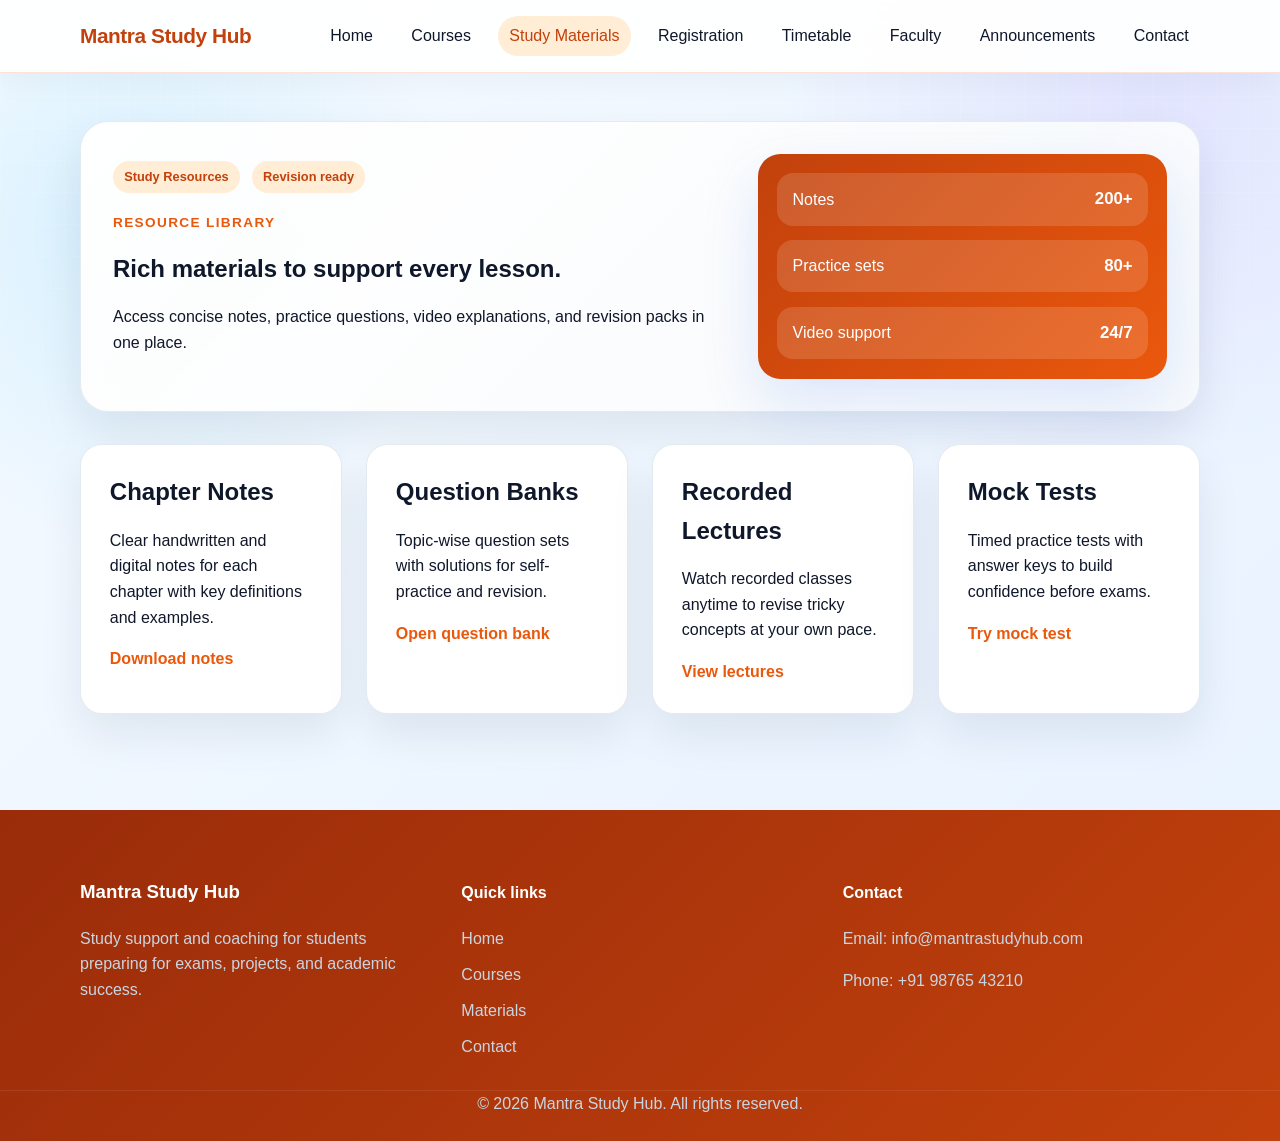
<file: study-materials.html>
<!DOCTYPE html>
<html lang="en">
<head>
  <meta charset="UTF-8">
  <meta name="viewport" content="width=device-width, initial-scale=1.0">
  <title>Study Materials | Mantra Study Hub</title>
  <meta name="description" content="Browse study materials, notes, question banks, and recorded lessons for exam preparation.">
  <link rel="stylesheet" href="styles.css">
</head>
<body class="page-materials">
  <header class="site-header">
    <div class="container header-inner">
      <a class="brand" href="index.html">Mantra Study Hub</a>
      <button class="nav-toggle" aria-label="Toggle navigation menu">Menu</button>
      <nav class="main-nav">
        <a href="index.html">Home</a>
        <a href="courses.html">Courses</a>
        <a href="study-materials.html">Study Materials</a>
        <a href="student-register.html">Registration</a>
        <a href="timetable.html">Timetable</a>
        <a href="faculty.html">Faculty</a>
        <a href="announcements.html">Announcements</a>
        <a href="contact.html">Contact</a>
      </nav>
    </div>
  </header>

  <main class="container page-shell">
    <section class="premium-hero">
      <div>
        <div class="hero-badges">
          <span class="pill">Study Resources</span>
          <span class="pill">Revision ready</span>
        </div>
        <span class="eyebrow">Resource Library</span>
        <h1>Rich materials to support every lesson.</h1>
        <p>Access concise notes, practice questions, video explanations, and revision packs in one place.</p>
      </div>
      <div class="hero-panel">
        <div class="hero-metric"><span>Notes</span><strong>200+</strong></div>
        <div class="hero-metric"><span>Practice sets</span><strong>80+</strong></div>
        <div class="hero-metric"><span>Video support</span><strong>24/7</strong></div>
      </div>
    </section>

    <section class="resource-grid">
      <article class="resource-card">
        <h2>Chapter Notes</h2>
        <p>Clear handwritten and digital notes for each chapter with key definitions and examples.</p>
        <a class="link-arrow" href="#">Download notes</a>
      </article>
      <article class="resource-card">
        <h2>Question Banks</h2>
        <p>Topic-wise question sets with solutions for self-practice and revision.</p>
        <a class="link-arrow" href="#">Open question bank</a>
      </article>
      <article class="resource-card">
        <h2>Recorded Lectures</h2>
        <p>Watch recorded classes anytime to revise tricky concepts at your own pace.</p>
        <a class="link-arrow" href="#">View lectures</a>
      </article>
      <article class="resource-card">
        <h2>Mock Tests</h2>
        <p>Timed practice tests with answer keys to build confidence before exams.</p>
        <a class="link-arrow" href="#">Try mock test</a>
      </article>
    </section>
  </main>

  <footer class="site-footer">
    <div class="container footer-grid">
      <div>
        <h3>Mantra Study Hub</h3>
        <p>Study support and coaching for students preparing for exams, projects, and academic success.</p>
      </div>
      <div>
        <h4>Quick links</h4>
        <nav class="footer-nav">
          <a href="index.html">Home</a>
          <a href="courses.html">Courses</a>
          <a href="study-materials.html">Materials</a>
          <a href="contact.html">Contact</a>
        </nav>
      </div>
      <div>
        <h4>Contact</h4>
        <p>Email: info@mantrastudyhub.com</p>
        <p>Phone: +91 98765 43210</p>
      </div>
    </div>
    <div class="footer-note">© 2026 Mantra Study Hub. All rights reserved.</div>
  </footer>

  <script src="script.js"></script>
</body>
</html>
</file>
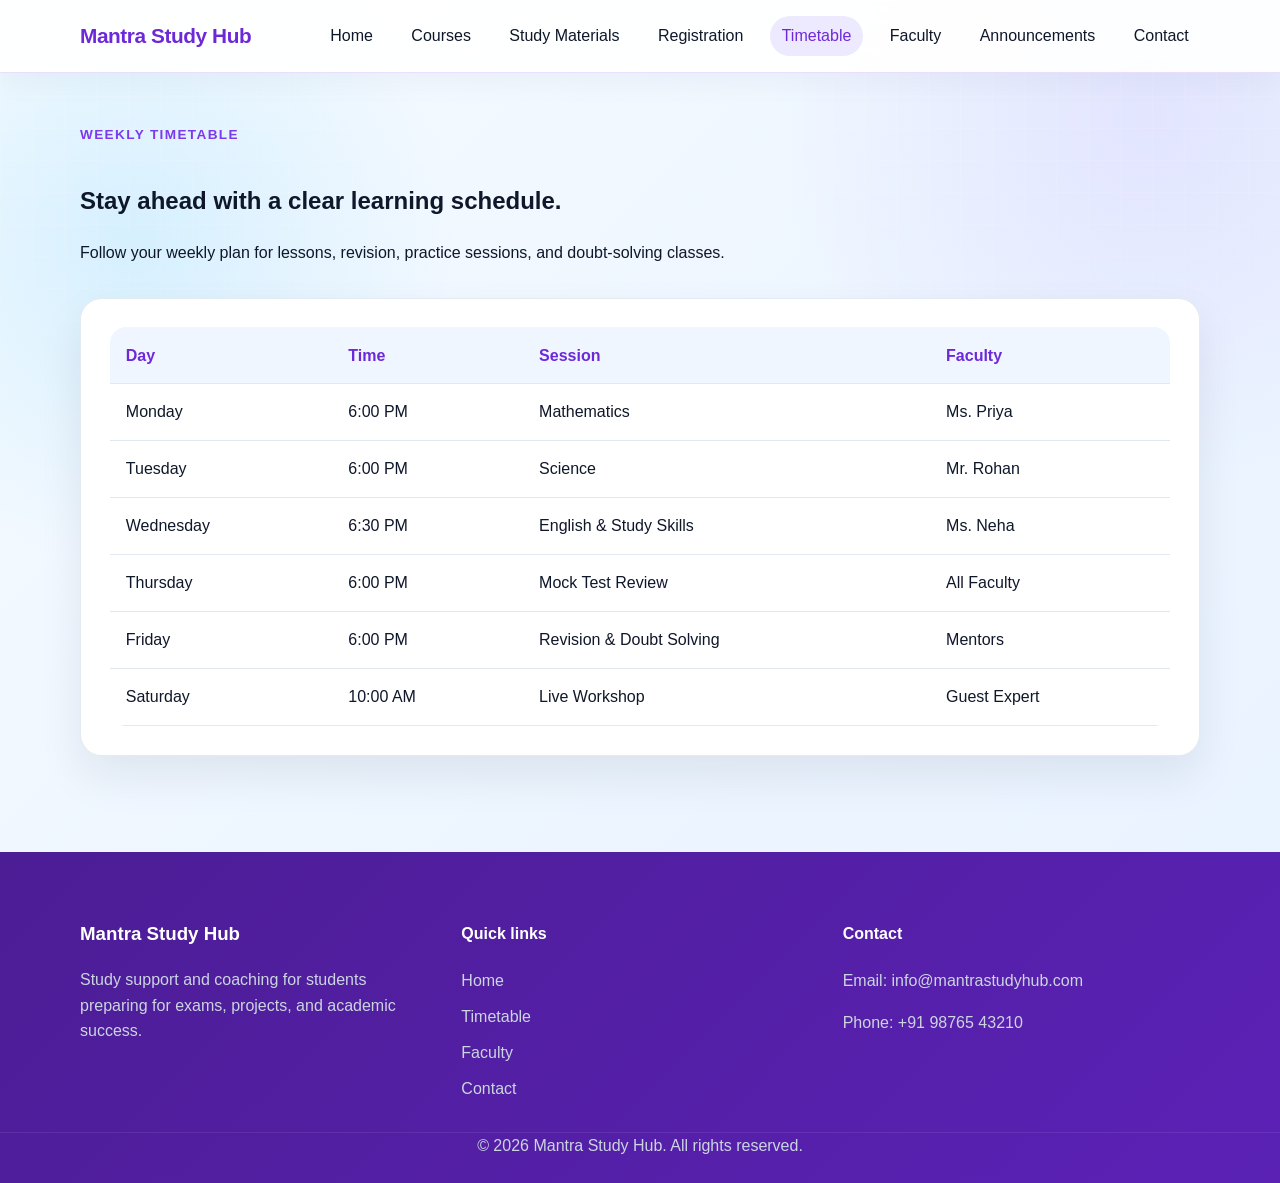
<file: timetable.html>
<!DOCTYPE html>
<html lang="en">
<head>
  <meta charset="UTF-8">
  <meta name="viewport" content="width=device-width, initial-scale=1.0">
  <title>Timetable | Mantra Study Hub</title>
  <meta name="description" content="View the weekly timetable for classes, revision sessions, and mock tests.">
  <link rel="stylesheet" href="styles.css">
</head>
<body class="page-timetable">
  <header class="site-header">
    <div class="container header-inner">
      <a class="brand" href="index.html">Mantra Study Hub</a>
      <button class="nav-toggle" aria-label="Toggle navigation menu">Menu</button>
      <nav class="main-nav">
        <a href="index.html">Home</a>
        <a href="courses.html">Courses</a>
        <a href="study-materials.html">Study Materials</a>
        <a href="student-register.html">Registration</a>
        <a href="timetable.html">Timetable</a>
        <a href="faculty.html">Faculty</a>
        <a href="announcements.html">Announcements</a>
        <a href="contact.html">Contact</a>
      </nav>
    </div>
  </header>

  <main class="container page-shell">
    <section class="page-hero">
      <span class="eyebrow">Weekly Timetable</span>
      <h1>Stay ahead with a clear learning schedule.</h1>
      <p>Follow your weekly plan for lessons, revision, practice sessions, and doubt-solving classes.</p>
    </section>

    <section class="table-card">
      <table>
        <thead>
          <tr>
            <th>Day</th>
            <th>Time</th>
            <th>Session</th>
            <th>Faculty</th>
          </tr>
        </thead>
        <tbody>
          <tr><td>Monday</td><td>6:00 PM</td><td>Mathematics</td><td>Ms. Priya</td></tr>
          <tr><td>Tuesday</td><td>6:00 PM</td><td>Science</td><td>Mr. Rohan</td></tr>
          <tr><td>Wednesday</td><td>6:30 PM</td><td>English & Study Skills</td><td>Ms. Neha</td></tr>
          <tr><td>Thursday</td><td>6:00 PM</td><td>Mock Test Review</td><td>All Faculty</td></tr>
          <tr><td>Friday</td><td>6:00 PM</td><td>Revision & Doubt Solving</td><td>Mentors</td></tr>
          <tr><td>Saturday</td><td>10:00 AM</td><td>Live Workshop</td><td>Guest Expert</td></tr>
        </tbody>
      </table>
    </section>
  </main>

  <footer class="site-footer">
    <div class="container footer-grid">
      <div>
        <h3>Mantra Study Hub</h3>
        <p>Study support and coaching for students preparing for exams, projects, and academic success.</p>
      </div>
      <div>
        <h4>Quick links</h4>
        <nav class="footer-nav">
          <a href="index.html">Home</a>
          <a href="timetable.html">Timetable</a>
          <a href="faculty.html">Faculty</a>
          <a href="contact.html">Contact</a>
        </nav>
      </div>
      <div>
        <h4>Contact</h4>
        <p>Email: info@mantrastudyhub.com</p>
        <p>Phone: +91 98765 43210</p>
      </div>
    </div>
    <div class="footer-note">© 2026 Mantra Study Hub. All rights reserved.</div>
  </footer>

  <script src="script.js"></script>
</body>
</html>
</file>
<file: styles.css>
:root {
  --bg: #f4f8fb;
  --surface: #ffffff;
  --accent: #2563eb;
  --accent-dark: #1d4ed8;
  --accent-soft: #dbeafe;
  --accent-2: #3b82f6;
  --hero-bg: linear-gradient(135deg, rgba(219, 234, 254, 0.8) 0%, rgba(255,255,255,0.95) 65%, rgba(241, 245, 249, 0.95) 100%);
  --hero-glow: rgba(37, 99, 235, 0.18);
  --text: #0f172a;
  --muted: #475569;
  --border: #e2e8f0;
  --shadow: 0 20px 45px rgba(15, 23, 42, 0.08);
  --shadow-strong: 0 24px 60px rgba(37, 99, 235, 0.14);
}

body.page-home { --accent:#2563eb; --accent-dark:#1d4ed8; --accent-soft:#dbeafe; --accent-2:#3b82f6; --hero-bg:linear-gradient(135deg, rgba(219, 234, 254, 0.8) 0%, rgba(255,255,255,0.95) 65%, rgba(241, 245, 249, 0.95) 100%); --hero-glow:rgba(37,99,235,0.18); }
body.page-about { --accent:#0f766e; --accent-dark:#0b5c56; --accent-soft:#ccfbf1; --accent-2:#14b8a6; --hero-bg:linear-gradient(135deg, rgba(204, 251, 241, 0.95) 0%, rgba(255,255,255,0.96) 65%, rgba(240, 253, 250, 0.95) 100%); --hero-glow:rgba(15,118,110,0.2); }
body.page-courses { --accent:#9333ea; --accent-dark:#7e22ce; --accent-soft:#f5e8ff; --accent-2:#a855f7; --hero-bg:linear-gradient(135deg, rgba(245, 232, 255, 0.95) 0%, rgba(255,255,255,0.96) 65%, rgba(250, 245, 255, 0.95) 100%); --hero-glow:rgba(147,51,234,0.2); }
body.page-materials { --accent:#ea580c; --accent-dark:#c2410c; --accent-soft:#ffedd5; --accent-2:#fb923c; --hero-bg:linear-gradient(135deg, rgba(255, 237, 213, 0.95) 0%, rgba(255,255,255,0.96) 65%, rgba(255, 247, 237, 0.95) 100%); --hero-glow:rgba(234,88,12,0.2); }
body.page-register { --accent:#16a34a; --accent-dark:#15803d; --accent-soft:#dcfce7; --accent-2:#4ade80; --hero-bg:linear-gradient(135deg, rgba(220, 252, 231, 0.95) 0%, rgba(255,255,255,0.96) 65%, rgba(240, 253, 244, 0.95) 100%); --hero-glow:rgba(22,163,74,0.2); }
body.page-timetable { --accent:#7c3aed; --accent-dark:#6d28d9; --accent-soft:#ede9fe; --accent-2:#8b5cf6; --hero-bg:linear-gradient(135deg, rgba(237,233,254,0.95) 0%, rgba(255,255,255,0.96) 65%, rgba(245,243,255,0.95) 100%); --hero-glow:rgba(124,58,237,0.2); }
body.page-faculty { --accent:#db2777; --accent-dark:#be185d; --accent-soft:#fce7f3; --accent-2:#f472b6; --hero-bg:linear-gradient(135deg, rgba(252,231,243,0.95) 0%, rgba(255,255,255,0.96) 65%, rgba(253,242,248,0.95) 100%); --hero-glow:rgba(219,39,119,0.2); }
body.page-announcements { --accent:#ca8a04; --accent-dark:#a16207; --accent-soft:#fef3c7; --accent-2:#fbbf24; --hero-bg:linear-gradient(135deg, rgba(254,243,199,0.95) 0%, rgba(255,255,255,0.96) 65%, rgba(255,251,235,0.95) 100%); --hero-glow:rgba(202,138,4,0.2); }
body.page-gallery { --accent:#0891b2; --accent-dark:#0e7490; --accent-soft:#cffafe; --accent-2:#22d3ee; --hero-bg:linear-gradient(135deg, rgba(207,250,254,0.95) 0%, rgba(255,255,255,0.96) 65%, rgba(240,253,250,0.95) 100%); --hero-glow:rgba(8,145,178,0.2); }
body.page-contact { --accent:#dc2626; --accent-dark:#b91c1c; --accent-soft:#fee2e2; --accent-2:#f87171; --hero-bg:linear-gradient(135deg, rgba(254,226,226,0.95) 0%, rgba(255,255,255,0.96) 65%, rgba(254,242,242,0.95) 100%); --hero-glow:rgba(220,38,38,0.2); }

body.page-home .site-header { background: rgba(255,255,255,0.92); border-color: rgba(37,99,235,0.16); }
body.page-home .button-primary { background: linear-gradient(135deg, #2563eb 0%, #3b82f6 100%); }
body.page-home .site-footer { background: linear-gradient(135deg, #0f172a 0%, #111827 100%); }

body.page-about .site-header { background: rgba(255,255,255,0.92); border-color: rgba(15,118,110,0.16); }
body.page-about .button-primary { background: linear-gradient(135deg, #0f766e 0%, #14b8a6 100%); }
body.page-about .site-footer { background: linear-gradient(135deg, #134e4a 0%, #115e59 100%); }

body.page-courses .site-header { background: rgba(255,255,255,0.92); border-color: rgba(147,51,234,0.16); }
body.page-courses .button-primary { background: linear-gradient(135deg, #9333ea 0%, #a855f7 100%); }
body.page-courses .site-footer { background: linear-gradient(135deg, #4c1d95 0%, #6b21a8 100%); }

body.page-materials .site-header { background: rgba(255,255,255,0.92); border-color: rgba(234,88,12,0.16); }
body.page-materials .button-primary { background: linear-gradient(135deg, #ea580c 0%, #fb923c 100%); }
body.page-materials .site-footer { background: linear-gradient(135deg, #9a2c0a 0%, #c2410c 100%); }

body.page-register .site-header { background: rgba(255,255,255,0.92); border-color: rgba(22,163,74,0.16); }
body.page-register .button-primary { background: linear-gradient(135deg, #16a34a 0%, #4ade80 100%); }
body.page-register .site-footer { background: linear-gradient(135deg, #14532d 0%, #166534 100%); }

body.page-timetable .site-header { background: rgba(255,255,255,0.92); border-color: rgba(124,58,237,0.16); }
body.page-timetable .button-primary { background: linear-gradient(135deg, #7c3aed 0%, #8b5cf6 100%); }
body.page-timetable .site-footer { background: linear-gradient(135deg, #4c1d95 0%, #5b21b6 100%); }

body.page-faculty .site-header { background: rgba(255,255,255,0.92); border-color: rgba(219,39,119,0.16); }
body.page-faculty .button-primary { background: linear-gradient(135deg, #db2777 0%, #f472b6 100%); }
body.page-faculty .site-footer { background: linear-gradient(135deg, #831843 0%, #9d174d 100%); }

body.page-announcements .site-header { background: rgba(255,255,255,0.92); border-color: rgba(202,138,4,0.16); }
body.page-announcements .button-primary { background: linear-gradient(135deg, #ca8a04 0%, #fbbf24 100%); }
body.page-announcements .site-footer { background: linear-gradient(135deg, #78350f 0%, #92400e 100%); }

body.page-gallery .site-header { background: rgba(255,255,255,0.92); border-color: rgba(8,145,178,0.16); }
body.page-gallery .button-primary { background: linear-gradient(135deg, #0891b2 0%, #22d3ee 100%); }
body.page-gallery .site-footer { background: linear-gradient(135deg, #164e63 0%, #0f766e 100%); }

body.page-contact .site-header { background: rgba(255,255,255,0.92); border-color: rgba(220,38,38,0.16); }
body.page-contact .button-primary { background: linear-gradient(135deg, #dc2626 0%, #f87171 100%); }
body.page-contact .site-footer { background: linear-gradient(135deg, #7f1d1d 0%, #991b1b 100%); }

* {
  box-sizing: border-box;
}

html {
  scroll-behavior: smooth;
}

body {
  margin: 0;
  font-family: 'Segoe UI', Tahoma, Geneva, Verdana, sans-serif;
  background:
    radial-gradient(circle at 10% 20%, rgba(56, 189, 248, 0.16), transparent 22%),
    radial-gradient(circle at 90% 10%, rgba(167, 139, 250, 0.16), transparent 24%),
    linear-gradient(135deg, #f7fbff 0%, #eef6ff 45%, #e8f2ff 100%);
  color: var(--text);
  line-height: 1.6;
  position: relative;
  overflow-x: hidden;
}

body::before {
  content: "";
  position: fixed;
  inset: 0;
  background:
    linear-gradient(rgba(255, 255, 255, 0.28) 1px, transparent 1px),
    linear-gradient(90deg, rgba(255, 255, 255, 0.28) 1px, transparent 1px);
  background-size: 32px 32px;
  mask-image: linear-gradient(180deg, rgba(0, 0, 0, 0.45), transparent 85%);
  pointer-events: none;
  z-index: -1;
}

img {
  max-width: 100%;
  display: block;
}

a {
  color: inherit;
  text-decoration: none;
}

button,
input,
select,
textarea {
  font: inherit;
}

.container {
  width: min(1120px, 100% - 2rem);
  margin: 0 auto;
}

.site-header {
  background: rgba(255, 255, 255, 0.9);
  backdrop-filter: blur(14px);
  border-bottom: 1px solid rgba(226, 232, 240, 0.8);
  position: sticky;
  top: 0;
  z-index: 10;
  box-shadow: 0 10px 30px rgba(15, 23, 42, 0.04);
}

.header-inner {
  display: flex;
  align-items: center;
  justify-content: space-between;
  gap: 1rem;
  padding: 1rem 0;
}

.brand {
  font-weight: 800;
  color: var(--accent-dark);
  font-size: 1.3rem;
  letter-spacing: -0.02em;
}

.main-nav {
  display: flex;
  flex-wrap: wrap;
  gap: 1rem;
}

.main-nav a {
  color: var(--text);
  padding: 0.45rem 0.7rem;
  border-radius: 999px;
  transition: background 0.2s ease, color 0.2s ease;
}

.main-nav a:hover,
.main-nav a.active-link {
  background: var(--accent-soft);
  color: var(--accent-dark);
}

.nav-toggle {
  display: none;
  border: 1px solid var(--border);
  background: var(--surface);
  color: var(--text);
  padding: 0.75rem 1rem;
  border-radius: 0.75rem;
}

.hero {
  background: var(--hero-bg);
  padding: 5rem 0 3.5rem;
  position: relative;
  overflow: hidden;
}

.hero::after {
  content: "";
  position: absolute;
  inset: auto -10% -25% auto;
  width: 320px;
  height: 320px;
  background: radial-gradient(circle, var(--hero-glow), transparent 70%);
  pointer-events: none;
}

.hero-content {
  max-width: 730px;
}

.eyebrow {
  display: inline-block;
  margin-bottom: 1rem;
  font-size: 0.85rem;
  font-weight: 700;
  color: var(--accent);
  text-transform: uppercase;
  letter-spacing: 0.1em;
}

.hero h1,
.premium-hero h1,
.section-intro h1,
.section-intro h2,
.program-card h2,
.course-card h2,
.feature-card h3,
.team-card h3,
.timeline-item h3,
.testimonial-card h2,
.package-details h2,
.faq-section h2,
.gallery-text h2,
.dashboard-card h2,
.resource-card h2,
.faculty-card h2,
.announcement-card h2 {
  margin: 0 0 1rem;
}

.hero h1 {
  font-size: clamp(2.5rem, 4vw, 3.75rem);
  line-height: 1.05;
}

.hero p {
  max-width: 36rem;
  margin-bottom: 1.75rem;
  color: var(--muted);
}

.hero-actions {
  display: flex;
  gap: 1rem;
  flex-wrap: wrap;
}

.button {
  display: inline-flex;
  align-items: center;
  justify-content: center;
  padding: 0.95rem 1.6rem;
  border-radius: 999px;
  border: 1px solid transparent;
  font-weight: 700;
  transition: transform 0.2s ease, box-shadow 0.2s ease, background 0.2s ease;
}

.button:hover {
  transform: translateY(-2px);
  box-shadow: var(--shadow-strong);
}

.button-primary {
  background: linear-gradient(135deg, var(--accent) 0%, var(--accent-2) 100%);
  color: #fff;
}

.button-secondary {
  background: transparent;
  color: var(--accent-dark);
  border-color: var(--accent-dark);
}

.features,
.programs,
.testimonial-section,
.cta,
.about-page,
.courses-page,
.gallery-page,
.contact-page {
  padding: 4rem 0;
}

.feature-grid,
.program-grid,
.timeline-grid,
.team-grid,
.benefits-grid,
.gallery-grid,
.contact-grid,
.course-grid,
.dashboard-grid,
.resource-grid,
.faculty-grid,
.announcement-list {
  display: grid;
  gap: 1.5rem;
}

.feature-grid,
.program-grid {
  grid-template-columns: repeat(auto-fit, minmax(220px, 1fr));
}

.program-card,
.feature-card,
.course-card,
.team-card,
.timeline-item,
.testimonial-card,
.contact-details,
.gallery-text,
.form-group,
.benefits-grid > div,
.faq-item,
.image-highlight,
.dashboard-card,
.resource-card,
.faculty-card,
.announcement-card,
.table-card,
.info-card {
  background: var(--surface);
  border: 1px solid rgba(226, 232, 240, 0.9);
  border-radius: 1.35rem;
  padding: 1.8rem;
  box-shadow: var(--shadow);
}

.program-card ul,
.course-card ul {
  padding-left: 1.2rem;
  margin: 0;
}

.program-card li,
.course-card li {
  margin-bottom: 0.65rem;
}
.expandable-card {
  overflow: hidden;
}

.expand-btn {
  width: 100%;
  display: flex;
  justify-content: space-between;
  align-items: center;
  border: none;
  background: transparent;
  color: inherit;
  text-align: left;
  padding: 0;
  cursor: pointer;
}

.expand-btn strong {
  display: block;
  font-size: 1.05rem;
  margin-bottom: 0.2rem;
}

.expand-btn small {
  color: var(--muted);
}

.expand-icon {
  font-size: 1.3rem;
  color: var(--accent-dark);
  transition: transform 0.25s ease;
}

.expand-content {
  display: none;
  margin-top: 1rem;
  padding-top: 1rem;
  border-top: 1px solid var(--border);
}

.expandable-card.open .expand-content {
  display: block;
}

.expandable-card.open .expand-icon {
  transform: rotate(45deg);
}
.programs .section-intro,
.courses-page .section-intro,
.gallery-page .section-intro,
.contact-page .section-intro {
  margin-bottom: 2rem;
}

.section-intro p,
.testimonial-card p,
.timeline-item p,
.team-card p,
.contact-details p,
.benefits-grid p,
.gallery-text p,
.faq-item p {
  color: var(--muted);
}

.programs .program-grid,
.courses-page .course-grid,
.about-page .values-grid,
.team-grid,
.timeline-grid,
.benefits-grid,
.contact-grid {
  width: 100%;
}

.values-grid,
.team-grid,
.benefits-grid,
.dashboard-grid,
.resource-grid,
.faculty-grid {
  grid-template-columns: repeat(auto-fit, minmax(220px, 1fr));
}

.timeline-grid {
  grid-template-columns: repeat(auto-fit, minmax(220px, 1fr));
}

.testimonial-section {
  padding: 0;
}

.testimonial-card {
  margin: 0 auto;
  max-width: 920px;
  text-align: center;
  background: linear-gradient(135deg, rgba(219, 234, 254, 0.7), rgba(255,255,255,0.95));
}

.testimonial-card p {
  font-size: 1.1rem;
  margin-bottom: 1rem;
}

.testimonial-card span {
  color: var(--accent);
  font-weight: 700;
}

.cta {
  display: flex;
  align-items: center;
  justify-content: space-between;
  gap: 1rem;
  background: linear-gradient(135deg, #eff6ff 0%, #ffffff 100%);
  padding: 2.5rem 1.5rem;
  border-radius: 1.5rem;
  box-shadow: var(--shadow);
}

.cta h2,
.cta p {
  margin: 0;
}

.about-page .values-grid,
.about-page .timeline-grid,
.team-grid,
.benefits-grid {
  margin-top: 2rem;
}

.image-highlight {
  display: grid;
  gap: 1.5rem;
  grid-template-columns: 1.3fr 1fr;
  align-items: center;
}

.image-highlight img {
  border-radius: 1.25rem;
}

.contact-grid {
  grid-template-columns: 1fr 1fr;
}

.contact-form {
  display: grid;
  gap: 1rem;
}

.form-group {
  display: grid;
  gap: 0.5rem;
}

.form-group label {
  font-weight: 700;
}

.theme-form {
  display: grid;
  gap: 1rem;
}

.form-group input,
.form-group select,
.form-group textarea {
  border: 1px solid var(--border);
  border-radius: 0.85rem;
  padding: 0.95rem 1rem;
  background: #fff;
}

.form-response {
  margin-top: 0.5rem;
  color: var(--accent-dark);
}

.register-layout {
  display: grid;
  gap: 2rem;
  grid-template-columns: 1.3fr 0.8fr;
  align-items: start;
}

.table-card table {
  width: 100%;
  border-collapse: collapse;
  overflow: hidden;
  border-radius: 1rem;
}

.highlight-card {
  background: linear-gradient(135deg, var(--accent-dark) 0%, var(--accent) 100%);
  color: white;
}

.highlight-card .link-arrow,
.highlight-card p {
  color: #e0f2fe;
}

.table-card th,
.table-card td {
  border-bottom: 1px solid var(--border);
  padding: 0.95rem 1rem;
  text-align: left;
}

.table-card th {
  background: #eff6ff;
  color: var(--accent-dark);
}

.page-shell {
  padding: 3rem 0 4rem;
}

.page-hero {
  margin-bottom: 2rem;
}

.premium-hero {
  display: grid;
  grid-template-columns: 1.2fr 0.8fr;
  gap: 2rem;
  align-items: center;
  background: linear-gradient(135deg, rgba(255,255,255,0.97), rgba(248,250,252,0.96));
  border: 1px solid rgba(226,232,240,0.9);
  border-radius: 1.75rem;
  padding: 2rem;
  box-shadow: var(--shadow);
  margin-bottom: 2rem;
}

.hero-badges {
  display: flex;
  flex-wrap: wrap;
  gap: 0.75rem;
  margin-bottom: 1rem;
}

.hero-badges .pill {
  margin: 0;
  background: var(--accent-soft);
  color: var(--accent-dark);
}

.hero-panel {
  display: grid;
  gap: 0.9rem;
  padding: 1.2rem;
  border-radius: 1.4rem;
  background: linear-gradient(135deg, var(--accent-dark), var(--accent));
  color: #fff;
  box-shadow: var(--shadow-strong);
}

.hero-metric {
  display: flex;
  justify-content: space-between;
  align-items: center;
  padding: 0.8rem 0.95rem;
  border-radius: 1rem;
  background: rgba(255,255,255,0.14);
}

.hero-metric strong {
  font-size: 1.05rem;
}

.section-heading {
  display: flex;
  justify-content: space-between;
  align-items: center;
  gap: 1rem;
  margin-bottom: 1rem;
}

.section-heading h2 {
  margin: 0;
}

.stat-grid,
.info-grid {
  display: grid;
  gap: 1rem;
  grid-template-columns: repeat(auto-fit, minmax(180px, 1fr));
}

.stat-card,
.premium-card,
.message-banner {
  background: var(--surface);
  border: 1px solid var(--border);
  border-radius: 1.25rem;
  box-shadow: var(--shadow);
  padding: 1.2rem;
}

.stat-card strong {
  display: block;
  color: var(--accent-dark);
  font-size: 1.2rem;
  margin-bottom: 0.3rem;
}

.message-banner {
  background: linear-gradient(135deg, rgba(255,255,255,0.97), rgba(240,249,255,0.95));
  color: var(--muted);
}

.link-arrow {
  color: var(--accent);
  font-weight: 700;
}

.pill {
  display: inline-block;
  padding: 0.35rem 0.7rem;
  border-radius: 999px;
  background: #dbeafe;
  color: var(--accent-dark);
  font-size: 0.8rem;
  font-weight: 700;
  margin-bottom: 0.75rem;
}

.role {
  color: var(--accent);
  font-weight: 700;
}

.gallery-grid {
  display: grid;
  grid-template-columns: repeat(2, minmax(260px, 1fr));
  gap: 1.5rem;
}

.gallery-grid figure {
  display: flex;
  flex-direction: column;
  height: 100%;
  background: var(--surface);
  border: 1px solid var(--border);
  border-radius: 1.25rem;
  overflow: hidden;
  box-shadow: var(--shadow);
}

.gallery-grid figure:nth-child(3) {
  grid-column: 1;
}

.gallery-grid figure:nth-child(4) {
  grid-column: 2;
}

.gallery-grid img {
  width: 100%;
  height: 250px;
  object-fit: contain;
  display: block;
  background: linear-gradient(135deg, #f7f9fc, #eef2f7);
  padding: 0.6rem;
  box-sizing: border-box;
}

.gallery-grid figcaption {
  padding: 1rem 1.1rem 1.2rem;
  color: var(--muted);
  line-height: 1.5;
}

.announcement-feature {
  display: grid;
  grid-template-columns: 0.9fr 1.1fr;
  gap: 1.2rem;
  align-items: center;
}

.announcement-feature img {
  width: 100%;
  height: 240px;
  object-fit: contain;
  border-radius: 1rem;
  background: linear-gradient(135deg, #f7f9fc, #eef2f7);
  padding: 0.6rem;
  box-sizing: border-box;
}

.saved-requests {
  margin-top: 3rem;
  background: var(--surface);
  border: 1px solid var(--border);
  border-radius: 1.25rem;
  padding: 1.8rem;
}

.request-list {
  display: grid;
  gap: 1rem;
  margin-top: 1rem;
}

.request-card {
  padding: 1rem;
  border: 1px solid rgba(37, 99, 235, 0.15);
  border-radius: 1rem;
  background: #f8fbff;
}

.request-meta {
  display: flex;
  align-items: center;
  justify-content: space-between;
  gap: 1rem;
  margin-bottom: 0.75rem;
}

.request-meta span {
  color: var(--accent);
  font-weight: 700;
}

.request-details p {
  margin: 0.4rem 0;
  color: var(--muted);
}

.request-time {
  font-size: 0.9rem;
  color: #64748b;
}

.empty-state {
  color: var(--muted);
}

.announcement-poster-section {
  margin: 3rem 0;
  padding: 2rem 0;
}

.poster-wrapper {
  display: flex;
  flex-direction: column;
  gap: 1.5rem;
}

.poster-wrapper h2 {
  font-size: 1.75rem;
  color: var(--primary);
  text-align: center;
}

.announcement-poster {
  display: flex;
  flex-direction: column;
  background: var(--surface);
  border: 1px solid var(--border);
  border-radius: 1.5rem;
  overflow: hidden;
  box-shadow: var(--shadow);
}

.announcement-poster img {
  width: 100%;
  height: auto;
  object-fit: contain;
  display: block;
  padding: 1rem;
  background: linear-gradient(135deg, #f7f9fc, #eef2f7);
  box-sizing: border-box;
}

.announcement-poster figcaption {
  padding: 1.2rem 1.5rem;
  text-align: center;
  color: var(--muted);
  font-size: 0.95rem;
  line-height: 1.6;
  border-top: 1px solid var(--border);
}

.footer-grid {
  display: grid;
  gap: 1.5rem;
  grid-template-columns: repeat(auto-fit, minmax(220px, 1fr));
  padding: 3rem 0 1.25rem;
}

.site-footer {
  background: linear-gradient(135deg, #0f172a 0%, #111827 100%);
  color: #cbd5e1;
  margin-top: 2rem;
}

.site-footer h3,
.site-footer h4 {
  color: #fff;
}

.footer-nav a {
  display: block;
  margin-bottom: 0.65rem;
  color: #cbd5e1;
}

.footer-note {
  text-align: center;
  padding-bottom: 1.5rem;
  border-top: 1px solid rgba(255,255,255,0.08);
}

@media (max-width: 900px) {
  .image-highlight,
  .contact-grid,
  .cta,
  .register-layout,
  .premium-hero,
  .announcement-feature {
    grid-template-columns: 1fr;
  }
}

@media (max-width: 720px) {
  .header-inner {
    flex-direction: column;
    align-items: stretch;
  }

  .hero {
    padding-top: 3.5rem;
  }

  .hero-actions,
  .cta {
    flex-direction: column;
    align-items: stretch;
  }

  .nav-toggle {
    display: inline-flex;
  }

  .main-nav {
    flex-direction: column;
    align-items: stretch;
    gap: 0.5rem;
    margin-top: 0.75rem;
    display: none;
  }

  .main-nav.show {
    display: flex;
  }

  .hero {
    padding-top: 3rem;
  }
}
</file>
